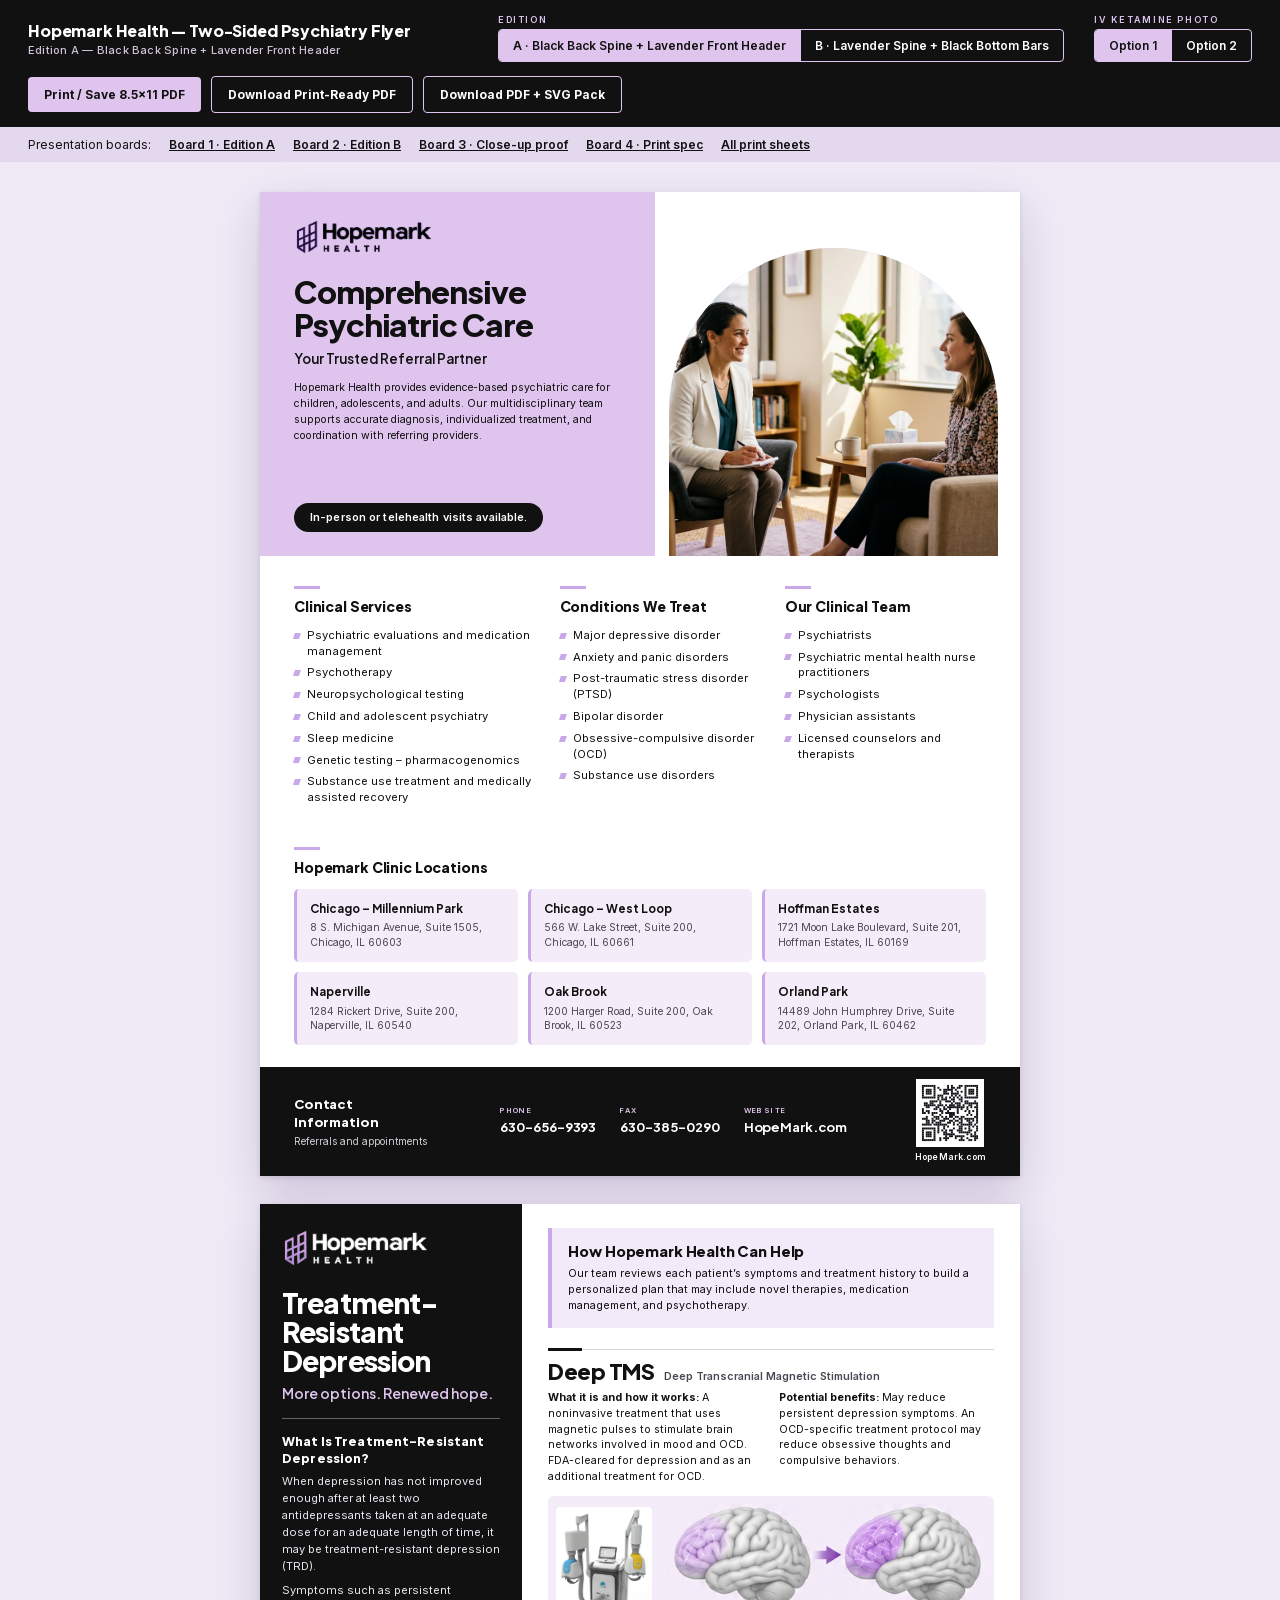
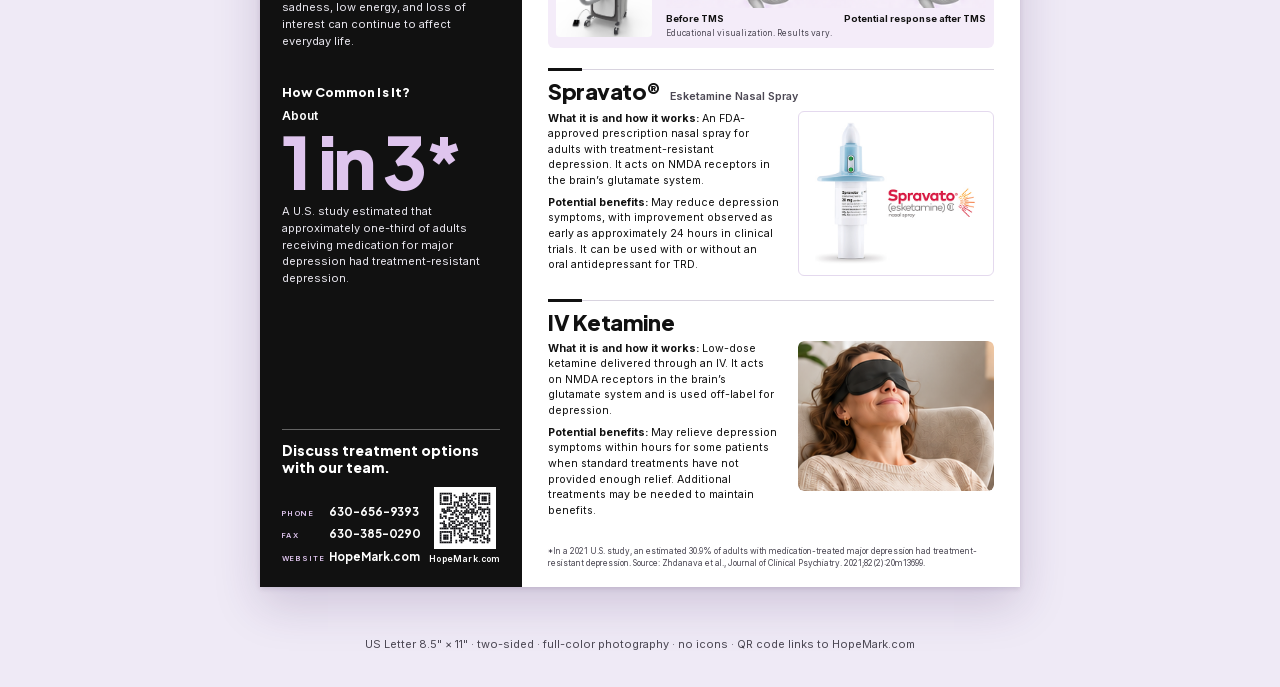
<file: index.html>
<!DOCTYPE html><html lang="en"><head><meta charset="UTF-8"><meta name="viewport" content="width=device-width, initial-scale=1"><title>Hopemark Health – Two-Sided Psychiatry Clinic Flyer (8.5 × 11 Print-Ready)</title><style>
@import url('assets/fonts/fonts.css');
.pg{--blk:#111111;--lav:#DFC5EE;--lav2:#C8A8E9;--soft:#F4ECF9;--call:#F3EAF9;--mut:#4B4753;
 position:relative;width:760px;aspect-ratio:8.5/11;background:#fff;color:#111;
 font-family:Inter,'Helvetica Neue',Arial,sans-serif;font-size:10px;line-height:1.42;overflow:hidden;
 display:flex;flex-direction:column;-webkit-print-color-adjust:exact;print-color-adjust:exact;text-align:left;
 font-feature-settings:'kern' 1}
.pg *{box-sizing:border-box;margin:0;padding:0}
.pg img{display:block}
.pg h1,.pg h3,.pg h4,.pg h5,.pg .sub,.pg .stat,.pg .pill,.pg .bt1{font-family:'Plus Jakarta Sans',Inter,'Helvetica Neue',Arial,sans-serif}
.pg .bl{list-style:none}
.pg .bl li{position:relative;padding-left:13px;margin-bottom:6px;font-size:11.3px;line-height:1.4}
.pg .bl li::before{content:'';position:absolute;left:0;top:.42em;width:5.5px;height:5.5px;background:var(--lav2);transform:skewX(-18deg)}
.pg h3{font-size:14px;font-weight:800;letter-spacing:-.01em;margin-bottom:11px;padding-top:11px;position:relative}
.pg h3::before{content:'';position:absolute;left:0;top:0;width:26px;height:3.5px;background:var(--lav2)}
/* contact bits */
.pg .cts{display:flex;gap:24px}
.pg .ct{display:flex;flex-direction:column;gap:2px}
.pg .ctl{font-size:7.3px;letter-spacing:.2em;font-weight:600;color:var(--lav)}
.pg .ctv{font-family:'Plus Jakarta Sans',Inter,sans-serif;font-size:13px;font-weight:700;color:#fff;letter-spacing:-.005em;white-space:nowrap}
.pg .cts.stack{flex-direction:column;gap:6px}
.pg .cts.stack .ct{flex-direction:row;align-items:baseline;gap:9px}
.pg .cts.stack .ctl{width:44px;flex:0 0 44px}
.pg .cts.stack .ctv{font-size:11.5px}
.pg .qr{display:flex;flex-direction:column;align-items:center;gap:4px;flex:0 0 auto}
.pg .qrb{background:#fff;padding:4px;width:68px;height:68px}
.pg .qrb img{width:100%;height:100%}
.pg .qr.sm .qrb{width:62px;height:62px}
.pg .qrt{font-size:8.6px;font-weight:600;color:#fff;letter-spacing:.02em}
.pg .bar{background:var(--blk);color:#fff;display:flex;align-items:center;justify-content:space-between;gap:20px;padding:0 34px}
.pg .bt1{font-size:13px;font-weight:800;letter-spacing:-.01em;color:#fff}
.pg .bt2{font-size:10px;color:#cfcfd6;margin-top:2px}
.pg .logo{height:36px;width:auto;align-self:flex-start}
.pg .sub{font-weight:600}
.pg .pill{background:var(--blk);color:#fff;border-radius:99px;padding:7px 16px;font-size:10.8px;font-weight:600;align-self:flex-start;letter-spacing:.01em;font-family:Inter,sans-serif!important}
.pg .intro{font-size:10.6px;line-height:1.5}
/* modules (shared back) */
.pg .callout{background:var(--call);padding:13px 16px 14px;border-left:4px solid var(--lav2)}
.pg .callout h5{font-size:14.5px;font-weight:800;letter-spacing:-.01em;margin-bottom:4px}
.pg .callout p{font-size:10.9px;line-height:1.48}
.pg .mod{position:relative;padding-top:10px;border-top:1px solid #d8d3df}
.pg .mod::before{content:'';position:absolute;left:0;top:-2px;width:34px;height:3px;background:var(--blk)}
.pg .mh{display:flex;align-items:baseline;gap:10px;margin-bottom:6px;flex-wrap:wrap}
.pg .mh h4{font-size:22px;font-weight:800;letter-spacing:-.025em;line-height:1.05}
.pg .ms{font-size:10.8px;font-weight:600;color:var(--mut)}
.pg .mod p{font-size:10.7px;line-height:1.46;margin-bottom:6px}
.pg .mod p b{font-weight:700}
.pg .m2c{display:grid;grid-template-columns:1fr 1fr;gap:16px}
.pg .mrow{display:grid;grid-template-columns:1fr 196px;gap:18px;align-items:start}
.pg .vcard{background:var(--soft);border-radius:6px;padding:8px}
.pg .vcard img{width:100%}
.pg .sprc{background:#fff;border:1px solid #e4d9ee;padding:4px}
.pg .ketc{padding:0;background:#fff;overflow:hidden}
.pg .ketc .kph{width:100%;height:150px;object-fit:cover;object-position:50% 40%;border-radius:6px}
.pg .tmsc{display:flex;gap:14px;align-items:center;margin-top:6px}
.pg .tmsph{flex:0 0 96px;background:#fff;border-radius:4px;overflow:hidden}
.pg .tmsph img{width:100%}
.pg .brw{flex:1}
.pg .brw img{width:100%;border-radius:3px}
.pg .brl{display:flex;justify-content:space-between;font-size:9.2px;font-weight:700;margin-top:4px;color:#111;gap:8px}
.pg .brc{font-size:8.4px;color:var(--mut);margin-top:3px}
.pg .fn{font-size:8.2px;line-height:1.4;color:var(--mut)}
/* sidebar (shared) */
.pg .sp .sec h5{font-size:12.6px;font-weight:800;letter-spacing:.01em;margin-bottom:5px}
.pg .sp .sec p{font-size:11.1px;line-height:1.52;margin-bottom:8px}
.pg .sp h1{font-size:28px;line-height:1.05;font-weight:800;letter-spacing:-.03em}
.pg .sp .sub{font-size:14px}
.pg .sp .about{font-size:12px;font-weight:600}
.pg .sp .stat{font-size:72px;font-weight:800;letter-spacing:-.045em;line-height:1;margin:1px 0 6px}
.pg .sp hr{border:0;height:1px}

/* ============ EDITION A ============ */
.fa .hero{flex:0 0 37%;display:grid;grid-template-columns:52% 48%}
.fa .hero-l{background:#DFC5EE;padding:28px 28px 24px 34px;display:flex;flex-direction:column}
.fa .hero h1{font-size:31px;line-height:1.05;font-weight:800;letter-spacing:-.035em;margin-top:20px}
.fa .hero .sub{font-size:13.5px;margin-top:8px}
.fa .hero .intro{margin-top:12px}
.fa .hero .pill{margin-top:auto}
.fa .hero-r{background:#fff;padding:56px 22px 0 14px;display:flex;align-items:flex-end}
.fa .arch{width:100%;height:100%;border-radius:999px 999px 0 0;overflow:hidden;background:var(--lav)}
.fa .arch img{width:100%;height:100%;object-fit:cover;object-position:60% 40%}
.fa .grid3{flex:1;display:grid;grid-template-columns:1.2fr 1fr 1fr;gap:24px;padding:30px 34px 0}
.fa .locs{padding:0 34px 22px}
.fa .lgrid{display:grid;grid-template-columns:repeat(3,1fr);gap:10px}
.fa .lc{background:var(--soft);border-radius:5px;padding:12px 13px 13px;border-left:3px solid var(--lav2)}
.pg .ln{font-size:11.6px;font-weight:700;font-family:'Plus Jakarta Sans',Inter,sans-serif}
.pg .la{font-size:10.3px;color:var(--mut);line-height:1.4;margin-top:3px}
.fa .bar{flex:0 0 11%}
.fa .bar-t{flex:0 0 138px}

.ba{flex-direction:row}
.ba .sp{flex:0 0 34%;background:var(--blk);color:#fff;padding:26px 22px 22px;display:flex;flex-direction:column;gap:0}
.ba .sp .logo{height:38px;margin-bottom:20px}
.ba .sp .sub{color:var(--lav);margin-top:8px}
.ba .sp hr{background:rgba(255,255,255,.35);margin:14px 0 14px}
.ba .sp .sec{margin-bottom:26px}
.ba .sp .sec h5{color:#fff}
.ba .sp .sec p{color:#e8e6ee}
.ba .sp .stat{color:var(--lav)}
.ba .sp .about{color:#fff}
.ba .sp-bot{margin-top:auto;border-top:1px solid rgba(255,255,255,.35);padding-top:12px}
.ba .disc{font-family:'Plus Jakarta Sans',Inter,sans-serif;font-size:14px;font-weight:800;line-height:1.25;margin-bottom:10px}
.ba .sp-cq{display:flex;justify-content:space-between;align-items:flex-end;gap:8px}
.ba .sp-cq .ctv{font-size:11px}
.ba .sp-cq .cts.stack .ctl{width:38px;flex-basis:38px}
.ba .mn{flex:1;padding:24px 26px 18px;display:flex;flex-direction:column;justify-content:space-between;gap:12px;min-width:0}
.ba .mn .m-tms{flex:0 0 auto}

/* ============ EDITION B ============ */
.fb .fb-top,.bb .bb-top{flex:1;display:flex;min-height:0}
.fb .sp,.bb .sp{flex:0 0 34%;background:#DFC5EE;padding:26px 22px 20px;display:flex;flex-direction:column}
.fb .sp .logo{height:40px;margin-bottom:26px}
.fb .sp .sec{margin-bottom:26px}
.fb .sp h3::before{background:#111}
.fb .sp .bl li::before{background:#111}
.fb .sp .sec:last-child,.bb .sp .sec:last-child{margin-top:auto;margin-bottom:6px}
.fb .llist{display:flex;flex-direction:column;gap:13px}
.fb .ll{border-top:1px solid rgba(17,17,17,.28);padding-top:8px}
.fb .ll .la{color:#2c2634}
.fb .mn{flex:1;padding:30px 28px 18px;display:flex;flex-direction:column;min-width:0}
.fb h1{font-size:33px;line-height:1.04;font-weight:800;letter-spacing:-.035em}
.fb .mn .sub{font-size:14px;margin-top:9px}
.fb .mn .intro{margin-top:12px}
.fb .mn .pill{margin-top:14px}
.fb .ph{margin:18px 0 18px;border-radius:200px 200px 6px 6px;overflow:hidden;flex:1;min-height:300px;background:var(--lav)}
.fb .ph img{width:100%;height:100%;object-fit:cover;object-position:60% 35%}
.fb .two{display:grid;grid-template-columns:1fr 1fr;gap:20px}
.fb .bar,.bb .bar{flex:0 0 10.4%}
.fb .bar-t{flex:0 0 132px}

.bb .sp .logo{height:38px;margin-bottom:20px}
.bb .sp h1{color:#111}
.bb .sp .sub{margin-top:8px;color:#111}
.bb .sp hr{background:#111;opacity:.45;margin:14px 0}
.bb .sp .sec{margin-bottom:26px}
.bb .sp .sec p{color:#1c1823}
.bb .sp .stat{color:#111}
.bb .mn{flex:1;padding:20px 26px 8px;display:flex;flex-direction:column;justify-content:space-between;gap:10px;min-width:0}
.bb .fn{padding:6px 24px 8px}
.bb .bar{flex:0 0 9%}
.bb .bar-t{flex:0 0 180px}
.bb .bar .bt1{font-size:12.5px;line-height:1.25}
.bb .cts{gap:22px}
.bb .ctv{font-size:12.5px}
.k2{display:block}
[data-ket="1"] .k2{display:none!important}
[data-ket="2"] .k1{display:none!important}

html,body{margin:0;padding:0;background:#EFEAF6;font-family:Inter,Arial,sans-serif;color:#111}
.sheet{width:760px;box-shadow:0 2px 5px rgba(40,20,60,.12),0 18px 44px rgba(60,30,90,.18);background:#fff}
@page{size:8.5in 11in;margin:0}
@media print{
 html,body{background:#fff;width:auto;height:auto}
 .noprint{display:none!important}
 .stage{display:block!important;padding:0!important;gap:0!important}
 .sheet{width:8.5in;height:11in;overflow:hidden;box-shadow:none;break-after:page;page-break-after:always}
 .sheet:last-child{break-after:auto;page-break-after:auto}
 .sheet .pg{transform:scale(1.073684);transform-origin:0 0}
}

[data-ed="A"] .ed-B{display:none!important}
[data-ed="B"] .ed-A{display:none!important}
.ed{display:contents}

body{min-height:100vh}
.tb{position:sticky;top:0;z-index:10;background:#111;color:#fff;padding:14px 28px;display:flex;flex-wrap:wrap;gap:14px 30px;align-items:center}
.tb .ttl{font-family:'Plus Jakarta Sans',Inter,sans-serif;font-weight:800;font-size:16px;letter-spacing:-.01em;margin-right:auto}
.tb .ttl small{display:block;font-family:Inter,sans-serif;font-weight:500;font-size:11px;color:#cfc4da;letter-spacing:.02em;margin-top:2px}
.grp{display:flex;flex-direction:column;gap:4px}
.grp label{font-size:9px;letter-spacing:.18em;font-weight:600;color:#DFC5EE}
.seg{display:flex;border:1px solid #DFC5EE;border-radius:4px;overflow:hidden}
.seg button{background:transparent;color:#fff;border:0;padding:8px 14px;font:600 12px Inter,sans-serif;cursor:pointer}
.seg button+button{border-left:1px solid #DFC5EE}
.seg button.on{background:#DFC5EE;color:#111}
.act{display:flex;gap:10px;align-items:center}
.btn{background:#DFC5EE;color:#111;border:0;border-radius:4px;padding:10px 16px;font:700 12px Inter,sans-serif;cursor:pointer;text-decoration:none;display:inline-block}
.btn.ghost{background:transparent;color:#fff;border:1px solid #DFC5EE}
.nav{padding:10px 28px;background:#E3D8EE;font-size:12px;display:flex;gap:18px;flex-wrap:wrap}
.nav a{color:#111;font-weight:600}
.stage{display:flex;flex-wrap:wrap;gap:28px;justify-content:center;padding:30px 20px 50px}
.note{text-align:center;font-size:11px;color:#4B4753;padding:0 20px 36px}
</style></head><body id="root" data-ed="A"><div class="tb noprint"><div class="ttl">Hopemark Health — Two-Sided Psychiatry Flyer<small id="edlabel"></small></div><div class="grp"><label>EDITION</label><div class="seg"><button data-set="ed" data-val="A">A · Black Back Spine + Lavender Front Header</button><button data-set="ed" data-val="B">B · Lavender Spine + Black Bottom Bars</button></div></div><div class="grp"><label>IV KETAMINE PHOTO</label><div class="seg"><button data-set="ket" data-val="1">Option 1</button><button data-set="ket" data-val="2">Option 2</button></div></div><div class="act"><button class="btn" id="printbtn">Print / Save 8.5×11 PDF</button><a class="btn ghost" id="dlpdf" href="downloads/hopemark-flyer-edition-A-ketamine-option-1.pdf">Download Print-Ready PDF</a><a class="btn ghost" href="downloads/hopemark-print-pack.zip">Download PDF + SVG Pack</a></div></div><div class="nav noprint"><span>Presentation boards:</span><a href="board1.html">Board 1 · Edition A</a><a href="board2.html">Board 2 · Edition B</a><a href="board3.html">Board 3 · Close-up proof</a><a href="board4.html">Board 4 · Print spec</a><a href="print_sheets.html">All print sheets</a></div><div class="stage" id="stage" data-ket="1"><div class="ed ed-A"><div class="sheet">
<section class="pg fa" data-page="front-A">
  <div class="hero">
    <div class="hero-l">
      <img class="logo" src="assets/processed/logo_horizontal_dark_h.png" alt="Hopemark Health">
      <h1>Comprehensive Psychiatric Care</h1>
      <div class="sub">Your Trusted Referral Partner</div>
      <p class="intro">Hopemark Health provides evidence-based psychiatric care for children, adolescents, and adults. Our multidisciplinary team supports accurate diagnosis, individualized treatment, and coordination with referring providers.</p>
      <div class="pill">In-person or telehealth visits available.</div>
    </div>
    <div class="hero-r"><div class="arch"><img src="assets/processed/consultation_color.jpg" alt="Psychiatrist and patient in consultation"></div></div>
  </div>
  <div class="grid3">
    <div class="col"><h3>Clinical Services</h3><ul class="bl"><li>Psychiatric evaluations and medication management</li><li>Psychotherapy</li><li>Neuropsychological testing</li><li>Child and adolescent psychiatry</li><li>Sleep medicine</li><li>Genetic testing – pharmacogenomics</li><li>Substance use treatment and medically assisted recovery</li></ul></div>
    <div class="col"><h3>Conditions We Treat</h3><ul class="bl"><li>Major depressive disorder</li><li>Anxiety and panic disorders</li><li>Post-traumatic stress disorder (PTSD)</li><li>Bipolar disorder</li><li>Obsessive-compulsive disorder (OCD)</li><li>Substance use disorders</li></ul></div>
    <div class="col"><h3>Our Clinical Team</h3><ul class="bl"><li>Psychiatrists</li><li>Psychiatric mental health nurse practitioners</li><li>Psychologists</li><li>Physician assistants</li><li>Licensed counselors and therapists</li></ul></div>
  </div>
  <div class="locs"><h3>Hopemark Clinic Locations</h3><div class="lgrid"><div class="lc"><div class="ln">Chicago – Millennium Park</div><div class="la">8 S. Michigan Avenue, Suite 1505, Chicago, IL 60603</div></div><div class="lc"><div class="ln">Chicago – West Loop</div><div class="la">566 W. Lake Street, Suite 200, Chicago, IL 60661</div></div><div class="lc"><div class="ln">Hoffman Estates</div><div class="la">1721 Moon Lake Boulevard, Suite 201, Hoffman Estates, IL 60169</div></div><div class="lc"><div class="ln">Naperville</div><div class="la">1284 Rickert Drive, Suite 200, Naperville, IL 60540</div></div><div class="lc"><div class="ln">Oak Brook</div><div class="la">1200 Harger Road, Suite 200, Oak Brook, IL 60523</div></div><div class="lc"><div class="ln">Orland Park</div><div class="la">14489 John Humphrey Drive, Suite 202, Orland Park, IL 60462</div></div></div></div>
  <div class="bar">
    <div class="bar-t"><div class="bt1">Contact Information</div><div class="bt2">Referrals and appointments</div></div>
    <div class="cts "><div class="ct"><span class="ctl">PHONE</span><span class="ctv">630-656-9393</span></div><div class="ct"><span class="ctl">FAX</span><span class="ctv">630-385-0290</span></div><div class="ct"><span class="ctl">WEBSITE</span><span class="ctv">HopeMark.com</span></div></div>
    <div class="qr "><div class="qrb"><img src="assets/processed/qr_hopemark.svg" alt="QR code for HopeMark.com"></div><div class="qrt">HopeMark.com</div></div>
  </div>
</section></div><div class="sheet">
<section class="pg ba" data-page="back-A">
  <aside class="sp">
    <img class="logo" src="assets/processed/logo_horizontal_white.png" alt="Hopemark Health">
    <h1>Treatment-Resistant Depression</h1>
    <div class="sub">More options. Renewed hope.</div>
    <hr>
    <div class="sec"><h5>What Is Treatment-Resistant Depression?</h5><p>When depression has not improved enough after at least two antidepressants taken at an adequate dose for an adequate length of time, it may be treatment-resistant depression (TRD).</p><p>Symptoms such as persistent sadness, low energy, and loss of interest can continue to affect everyday life.</p></div>
    <div class="sec"><h5>How Common Is It?</h5><div class="about">About</div><div class="stat">1 in 3*</div><p>A U.S. study estimated that approximately one-third of adults receiving medication for major depression had treatment-resistant depression.</p></div>
    <div class="sp-bot">
      <div class="disc">Discuss treatment options with our team.</div>
      <div class="sp-cq"><div class="cts stack"><div class="ct"><span class="ctl">PHONE</span><span class="ctv">630-656-9393</span></div><div class="ct"><span class="ctl">FAX</span><span class="ctv">630-385-0290</span></div><div class="ct"><span class="ctl">WEBSITE</span><span class="ctv">HopeMark.com</span></div></div><div class="qr sm"><div class="qrb"><img src="assets/processed/qr_hopemark.svg" alt="QR code for HopeMark.com"></div><div class="qrt">HopeMark.com</div></div></div>
    </div>
  </aside>
  <div class="mn">
    <div class="callout"><h5>How Hopemark Health Can Help</h5><p>Our team reviews each patient’s symptoms and treatment history to build a personalized plan that may include novel therapies, medication management, and psychotherapy.</p></div>
    
<div class="mod m-tms">
  <div class="mh"><h4>Deep TMS</h4><div class="ms">Deep Transcranial Magnetic Stimulation</div></div>
  <div class="m2c">
    <p><b>What it is and how it works:</b> A noninvasive treatment that uses magnetic pulses to stimulate brain networks involved in mood and OCD. FDA-cleared for depression and as an additional treatment for OCD.</p>
    <p><b>Potential benefits:</b> May reduce persistent depression symptoms. An OCD-specific treatment protocol may reduce obsessive thoughts and compulsive behaviors.</p>
  </div>
  <div class="vcard tmsc">
    <div class="tmsph"><img src="assets/brainsway_tms.jpg" alt="BrainsWay Deep TMS device"></div>
    <div class="brw">
      <img src="assets/processed/brains_pair_clean.png" alt="Brain scan pair">
      <div class="brl"><span>Before TMS</span><span>Potential response after TMS</span></div>
      <div class="brc">Educational visualization. Results vary.</div>
    </div>
  </div>
</div>
<div class="mod m-spr">
  <div class="mh"><h4>Spravato®</h4><div class="ms">Esketamine Nasal Spray</div></div>
  <div class="mrow">
    <div class="mtx">
      <p><b>What it is and how it works:</b> An FDA-approved prescription nasal spray for adults with treatment-resistant depression. It acts on NMDA receptors in the brain’s glutamate system.</p>
      <p><b>Potential benefits:</b> May reduce depression symptoms, with improvement observed as early as approximately 24 hours in clinical trials. It can be used with or without an oral antidepressant for TRD.</p>
    </div>
    <div class="vcard sprc"><img src="assets/spravato.jpg" alt="Spravato nasal spray applicator and logo"></div>
  </div>
</div>
<div class="mod m-ket">
  <div class="mh"><h4>IV Ketamine</h4></div>
  <div class="mrow">
    <div class="mtx">
      <p><b>What it is and how it works:</b> Low-dose ketamine delivered through an IV. It acts on NMDA receptors in the brain’s glutamate system and is used off-label for depression.</p>
      <p><b>Potential benefits:</b> May relieve depression symptoms within hours for some patients when standard treatments have not provided enough relief. Additional treatments may be needed to maintain benefits.</p>
    </div>
    <div class="vcard ketc"><img class="k1 kph" src="assets/processed/ketamine_official_color.png" alt="Woman resting comfortably in a chair with an eye mask"><img class="k2 kph" src="assets/processed/ketamine_patient_color.jpg" alt="Woman resting comfortably in a recliner with an eye mask"></div>
  </div>
</div>
    <div class="fn">*In a 2021 U.S. study, an estimated 30.9% of adults with medication-treated major depression had treatment-resistant depression. Source: Zhdanava et al., Journal of Clinical Psychiatry. 2021;82(2):20m13699.</div>
  </div>
</section></div></div><div class="ed ed-B"><div class="sheet">
<section class="pg fb" data-page="front-B">
  <div class="fb-top">
    <aside class="sp">
      <img class="logo" src="assets/processed/logo_horizontal_dark_h.png" alt="Hopemark Health">
      <div class="sec"><h3>Hopemark Clinic Locations</h3><div class="llist"><div class="ll"><div class="ln">Chicago – Millennium Park</div><div class="la">8 S. Michigan Avenue, Suite 1505, Chicago, IL 60603</div></div><div class="ll"><div class="ln">Chicago – West Loop</div><div class="la">566 W. Lake Street, Suite 200, Chicago, IL 60661</div></div><div class="ll"><div class="ln">Hoffman Estates</div><div class="la">1721 Moon Lake Boulevard, Suite 201, Hoffman Estates, IL 60169</div></div><div class="ll"><div class="ln">Naperville</div><div class="la">1284 Rickert Drive, Suite 200, Naperville, IL 60540</div></div><div class="ll"><div class="ln">Oak Brook</div><div class="la">1200 Harger Road, Suite 200, Oak Brook, IL 60523</div></div><div class="ll"><div class="ln">Orland Park</div><div class="la">14489 John Humphrey Drive, Suite 202, Orland Park, IL 60462</div></div></div></div>
      <div class="sec"><h3>Our Clinical Team</h3><ul class="bl"><li>Psychiatrists</li><li>Psychiatric mental health nurse practitioners</li><li>Psychologists</li><li>Physician assistants</li><li>Licensed counselors and therapists</li></ul></div>
    </aside>
    <div class="mn">
      <h1>Comprehensive Psychiatric Care</h1>
      <div class="sub">Your Trusted Referral Partner</div>
      <p class="intro">Hopemark Health provides evidence-based psychiatric care for children, adolescents, and adults. Our multidisciplinary team supports accurate diagnosis, individualized treatment, and coordination with referring providers.</p>
      <div class="pill">In-person or telehealth visits available.</div>
      <div class="ph"><img src="assets/processed/consultation_color.jpg" alt="Psychiatrist and patient in consultation"></div>
      <div class="two">
        <div class="col"><h3>Clinical Services</h3><ul class="bl"><li>Psychiatric evaluations and medication management</li><li>Psychotherapy</li><li>Neuropsychological testing</li><li>Child and adolescent psychiatry</li><li>Sleep medicine</li><li>Genetic testing – pharmacogenomics</li><li>Substance use treatment and medically assisted recovery</li></ul></div>
        <div class="col"><h3>Conditions We Treat</h3><ul class="bl"><li>Major depressive disorder</li><li>Anxiety and panic disorders</li><li>Post-traumatic stress disorder (PTSD)</li><li>Bipolar disorder</li><li>Obsessive-compulsive disorder (OCD)</li><li>Substance use disorders</li></ul></div>
      </div>
    </div>
  </div>
  <div class="bar">
    <div class="bar-t"><div class="bt1">Contact Information</div><div class="bt2">Referrals and appointments</div></div>
    <div class="cts "><div class="ct"><span class="ctl">PHONE</span><span class="ctv">630-656-9393</span></div><div class="ct"><span class="ctl">FAX</span><span class="ctv">630-385-0290</span></div><div class="ct"><span class="ctl">WEBSITE</span><span class="ctv">HopeMark.com</span></div></div>
    <div class="qr "><div class="qrb"><img src="assets/processed/qr_hopemark.svg" alt="QR code for HopeMark.com"></div><div class="qrt">HopeMark.com</div></div>
  </div>
</section></div><div class="sheet">
<section class="pg bb" data-page="back-B">
  <div class="bb-top">
    <aside class="sp">
      <img class="logo" src="assets/processed/logo_horizontal_dark_h.png" alt="Hopemark Health">
      <h1>Treatment-Resistant Depression</h1>
      <div class="sub">More options. Renewed hope.</div>
      <hr>
      <div class="sec"><h5>What Is Treatment-Resistant Depression?</h5><p>When depression has not improved enough after at least two antidepressants taken at an adequate dose for an adequate length of time, it may be treatment-resistant depression (TRD).</p><p>Symptoms such as persistent sadness, low energy, and loss of interest can continue to affect everyday life.</p></div>
      <div class="sec"><h5>How Common Is It?</h5><div class="about">About</div><div class="stat">1 in 3*</div><p>A U.S. study estimated that approximately one-third of adults receiving medication for major depression had treatment-resistant depression.</p></div>
    </aside>
    <div class="mn">
      <div class="callout"><h5>How Hopemark Health Can Help</h5><p>Our team reviews each patient’s symptoms and treatment history to build a personalized plan that may include novel therapies, medication management, and psychotherapy.</p></div>
      
<div class="mod m-tms">
  <div class="mh"><h4>Deep TMS</h4><div class="ms">Deep Transcranial Magnetic Stimulation</div></div>
  <div class="m2c">
    <p><b>What it is and how it works:</b> A noninvasive treatment that uses magnetic pulses to stimulate brain networks involved in mood and OCD. FDA-cleared for depression and as an additional treatment for OCD.</p>
    <p><b>Potential benefits:</b> May reduce persistent depression symptoms. An OCD-specific treatment protocol may reduce obsessive thoughts and compulsive behaviors.</p>
  </div>
  <div class="vcard tmsc">
    <div class="tmsph"><img src="assets/brainsway_tms.jpg" alt="BrainsWay Deep TMS device"></div>
    <div class="brw">
      <img src="assets/processed/brains_pair_clean.png" alt="Brain scan pair">
      <div class="brl"><span>Before TMS</span><span>Potential response after TMS</span></div>
      <div class="brc">Educational visualization. Results vary.</div>
    </div>
  </div>
</div>
<div class="mod m-spr">
  <div class="mh"><h4>Spravato®</h4><div class="ms">Esketamine Nasal Spray</div></div>
  <div class="mrow">
    <div class="mtx">
      <p><b>What it is and how it works:</b> An FDA-approved prescription nasal spray for adults with treatment-resistant depression. It acts on NMDA receptors in the brain’s glutamate system.</p>
      <p><b>Potential benefits:</b> May reduce depression symptoms, with improvement observed as early as approximately 24 hours in clinical trials. It can be used with or without an oral antidepressant for TRD.</p>
    </div>
    <div class="vcard sprc"><img src="assets/spravato.jpg" alt="Spravato nasal spray applicator and logo"></div>
  </div>
</div>
<div class="mod m-ket">
  <div class="mh"><h4>IV Ketamine</h4></div>
  <div class="mrow">
    <div class="mtx">
      <p><b>What it is and how it works:</b> Low-dose ketamine delivered through an IV. It acts on NMDA receptors in the brain’s glutamate system and is used off-label for depression.</p>
      <p><b>Potential benefits:</b> May relieve depression symptoms within hours for some patients when standard treatments have not provided enough relief. Additional treatments may be needed to maintain benefits.</p>
    </div>
    <div class="vcard ketc"><img class="k1 kph" src="assets/processed/ketamine_official_color.png" alt="Woman resting comfortably in a chair with an eye mask"><img class="k2 kph" src="assets/processed/ketamine_patient_color.jpg" alt="Woman resting comfortably in a recliner with an eye mask"></div>
  </div>
</div>
    </div>
  </div>
  <div class="fn">*In a 2021 U.S. study, an estimated 30.9% of adults with medication-treated major depression had treatment-resistant depression. Source: Zhdanava et al., Journal of Clinical Psychiatry. 2021;82(2):20m13699.</div>
  <div class="bar">
    <div class="bar-t"><div class="bt1">Discuss treatment options with our team.</div></div>
    <div class="cts "><div class="ct"><span class="ctl">PHONE</span><span class="ctv">630-656-9393</span></div><div class="ct"><span class="ctl">FAX</span><span class="ctv">630-385-0290</span></div><div class="ct"><span class="ctl">WEBSITE</span><span class="ctv">HopeMark.com</span></div></div>
    <div class="qr sm"><div class="qrb"><img src="assets/processed/qr_hopemark.svg" alt="QR code for HopeMark.com"></div><div class="qrt">HopeMark.com</div></div>
  </div>
</section></div></div></div><div class="note noprint">US Letter 8.5&quot; × 11&quot; · two-sided · full-color photography · no icons · QR code links to HopeMark.com</div>
<script>
(function(){
 var root=document.getElementById('root'), st=document.getElementById('stage');
 var ed='A', ket='1';
 function apply(){
  root.setAttribute('data-ed',ed); st.setAttribute('data-ket',ket);
  document.querySelectorAll('[data-set]').forEach(function(b){
   var k=b.getAttribute('data-set'), v=b.getAttribute('data-val');
   b.classList.toggle('on',(k==='ed'?ed:ket)===v);
  });
  var f='downloads/hopemark-flyer-edition-'+ed+'-ketamine-option-'+ket+'.pdf';
  document.getElementById('dlpdf').setAttribute('href',f);
  document.getElementById('dlpdf').setAttribute('download',f.split('/').pop());
  document.getElementById('edlabel').textContent=(ed==='A'?'Edition A — Black Back Spine + Lavender Front Header':'Edition B — Lavender Spine + Black Bottom Bars');
 }
 document.querySelectorAll('[data-set]').forEach(function(b){
  b.addEventListener('click',function(){
   if(b.getAttribute('data-set')==='ed'){ed=b.getAttribute('data-val')} else {ket=b.getAttribute('data-val')}
   apply();
  });
 });
 document.getElementById('printbtn').addEventListener('click',function(){window.print()});
 apply();
})();
</script>
</body></html>
</file>
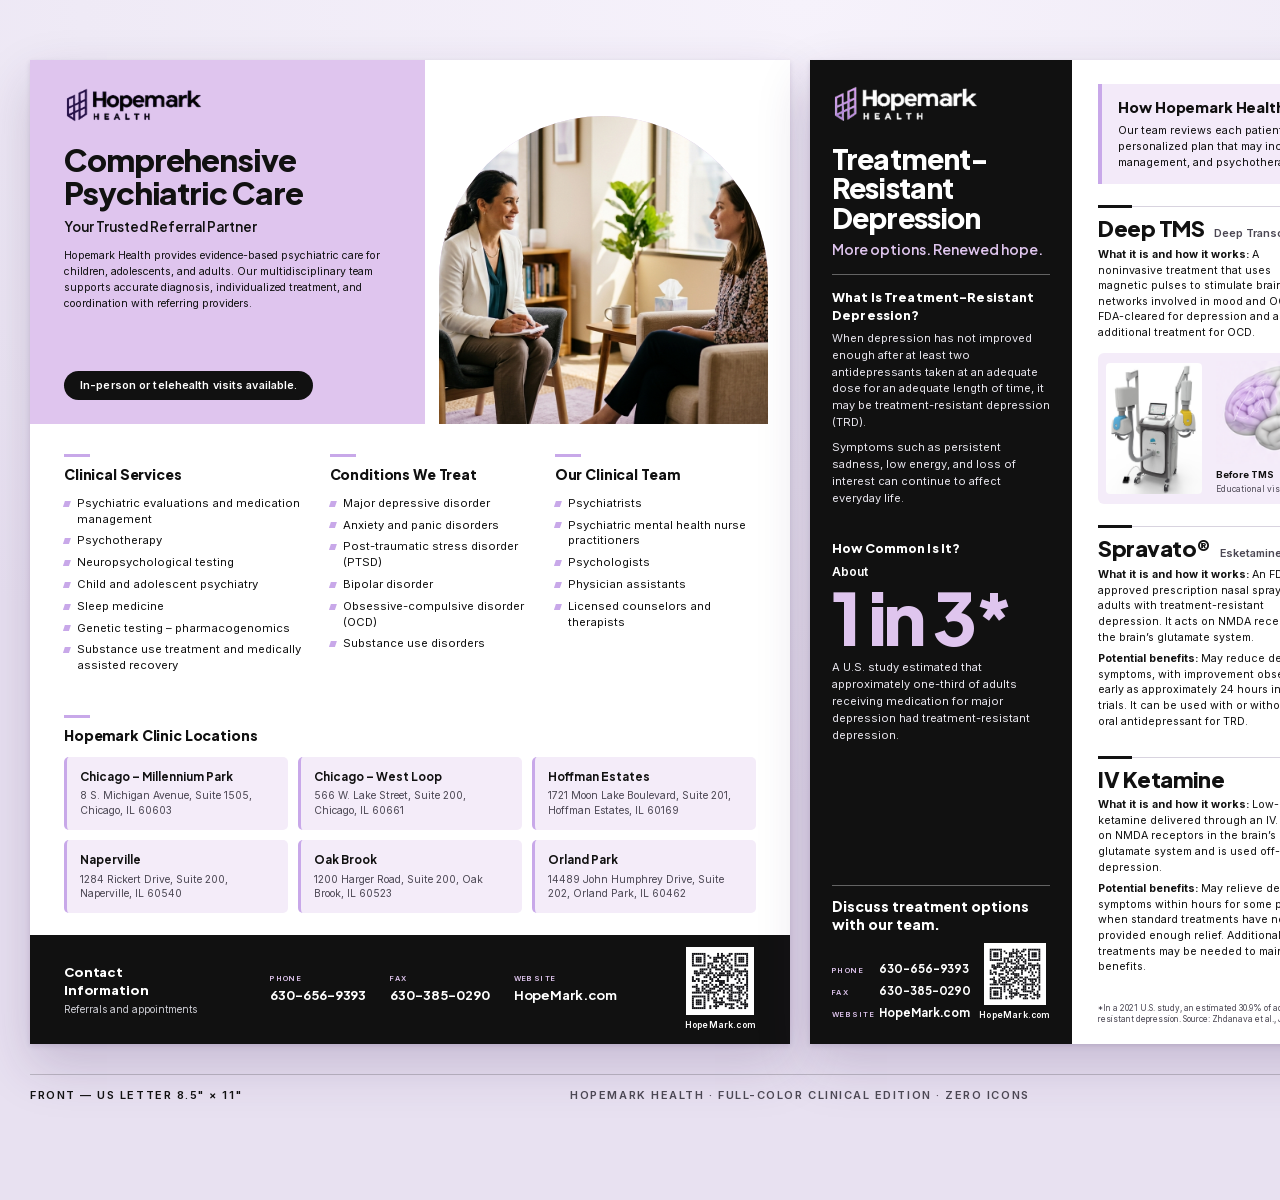
<file: board1.html>
<!DOCTYPE html><html lang="en"><head><meta charset="UTF-8"><meta name="viewport" content="width=device-width, initial-scale=1"><title>Hopemark Health – Two-Sided Flyer – Edition A</title><style>
@import url('assets/fonts/fonts.css');
.pg{--blk:#111111;--lav:#DFC5EE;--lav2:#C8A8E9;--soft:#F4ECF9;--call:#F3EAF9;--mut:#4B4753;
 position:relative;width:760px;aspect-ratio:8.5/11;background:#fff;color:#111;
 font-family:Inter,'Helvetica Neue',Arial,sans-serif;font-size:10px;line-height:1.42;overflow:hidden;
 display:flex;flex-direction:column;-webkit-print-color-adjust:exact;print-color-adjust:exact;text-align:left;
 font-feature-settings:'kern' 1}
.pg *{box-sizing:border-box;margin:0;padding:0}
.pg img{display:block}
.pg h1,.pg h3,.pg h4,.pg h5,.pg .sub,.pg .stat,.pg .pill,.pg .bt1{font-family:'Plus Jakarta Sans',Inter,'Helvetica Neue',Arial,sans-serif}
.pg .bl{list-style:none}
.pg .bl li{position:relative;padding-left:13px;margin-bottom:6px;font-size:11.3px;line-height:1.4}
.pg .bl li::before{content:'';position:absolute;left:0;top:.42em;width:5.5px;height:5.5px;background:var(--lav2);transform:skewX(-18deg)}
.pg h3{font-size:14px;font-weight:800;letter-spacing:-.01em;margin-bottom:11px;padding-top:11px;position:relative}
.pg h3::before{content:'';position:absolute;left:0;top:0;width:26px;height:3.5px;background:var(--lav2)}
/* contact bits */
.pg .cts{display:flex;gap:24px}
.pg .ct{display:flex;flex-direction:column;gap:2px}
.pg .ctl{font-size:7.3px;letter-spacing:.2em;font-weight:600;color:var(--lav)}
.pg .ctv{font-family:'Plus Jakarta Sans',Inter,sans-serif;font-size:13px;font-weight:700;color:#fff;letter-spacing:-.005em;white-space:nowrap}
.pg .cts.stack{flex-direction:column;gap:6px}
.pg .cts.stack .ct{flex-direction:row;align-items:baseline;gap:9px}
.pg .cts.stack .ctl{width:44px;flex:0 0 44px}
.pg .cts.stack .ctv{font-size:11.5px}
.pg .qr{display:flex;flex-direction:column;align-items:center;gap:4px;flex:0 0 auto}
.pg .qrb{background:#fff;padding:4px;width:68px;height:68px}
.pg .qrb img{width:100%;height:100%}
.pg .qr.sm .qrb{width:62px;height:62px}
.pg .qrt{font-size:8.6px;font-weight:600;color:#fff;letter-spacing:.02em}
.pg .bar{background:var(--blk);color:#fff;display:flex;align-items:center;justify-content:space-between;gap:20px;padding:0 34px}
.pg .bt1{font-size:13px;font-weight:800;letter-spacing:-.01em;color:#fff}
.pg .bt2{font-size:10px;color:#cfcfd6;margin-top:2px}
.pg .logo{height:36px;width:auto;align-self:flex-start}
.pg .sub{font-weight:600}
.pg .pill{background:var(--blk);color:#fff;border-radius:99px;padding:7px 16px;font-size:10.8px;font-weight:600;align-self:flex-start;letter-spacing:.01em;font-family:Inter,sans-serif!important}
.pg .intro{font-size:10.6px;line-height:1.5}
/* modules (shared back) */
.pg .callout{background:var(--call);padding:13px 16px 14px;border-left:4px solid var(--lav2)}
.pg .callout h5{font-size:14.5px;font-weight:800;letter-spacing:-.01em;margin-bottom:4px}
.pg .callout p{font-size:10.9px;line-height:1.48}
.pg .mod{position:relative;padding-top:10px;border-top:1px solid #d8d3df}
.pg .mod::before{content:'';position:absolute;left:0;top:-2px;width:34px;height:3px;background:var(--blk)}
.pg .mh{display:flex;align-items:baseline;gap:10px;margin-bottom:6px;flex-wrap:wrap}
.pg .mh h4{font-size:22px;font-weight:800;letter-spacing:-.025em;line-height:1.05}
.pg .ms{font-size:10.8px;font-weight:600;color:var(--mut)}
.pg .mod p{font-size:10.7px;line-height:1.46;margin-bottom:6px}
.pg .mod p b{font-weight:700}
.pg .m2c{display:grid;grid-template-columns:1fr 1fr;gap:16px}
.pg .mrow{display:grid;grid-template-columns:1fr 196px;gap:18px;align-items:start}
.pg .vcard{background:var(--soft);border-radius:6px;padding:8px}
.pg .vcard img{width:100%}
.pg .sprc{background:#fff;border:1px solid #e4d9ee;padding:4px}
.pg .ketc{padding:0;background:#fff;overflow:hidden}
.pg .ketc .kph{width:100%;height:150px;object-fit:cover;object-position:50% 40%;border-radius:6px}
.pg .tmsc{display:flex;gap:14px;align-items:center;margin-top:6px}
.pg .tmsph{flex:0 0 96px;background:#fff;border-radius:4px;overflow:hidden}
.pg .tmsph img{width:100%}
.pg .brw{flex:1}
.pg .brw img{width:100%;border-radius:3px}
.pg .brl{display:flex;justify-content:space-between;font-size:9.2px;font-weight:700;margin-top:4px;color:#111;gap:8px}
.pg .brc{font-size:8.4px;color:var(--mut);margin-top:3px}
.pg .fn{font-size:8.2px;line-height:1.4;color:var(--mut)}
/* sidebar (shared) */
.pg .sp .sec h5{font-size:12.6px;font-weight:800;letter-spacing:.01em;margin-bottom:5px}
.pg .sp .sec p{font-size:11.1px;line-height:1.52;margin-bottom:8px}
.pg .sp h1{font-size:28px;line-height:1.05;font-weight:800;letter-spacing:-.03em}
.pg .sp .sub{font-size:14px}
.pg .sp .about{font-size:12px;font-weight:600}
.pg .sp .stat{font-size:72px;font-weight:800;letter-spacing:-.045em;line-height:1;margin:1px 0 6px}
.pg .sp hr{border:0;height:1px}

/* ============ EDITION A ============ */
.fa .hero{flex:0 0 37%;display:grid;grid-template-columns:52% 48%}
.fa .hero-l{background:#DFC5EE;padding:28px 28px 24px 34px;display:flex;flex-direction:column}
.fa .hero h1{font-size:31px;line-height:1.05;font-weight:800;letter-spacing:-.035em;margin-top:20px}
.fa .hero .sub{font-size:13.5px;margin-top:8px}
.fa .hero .intro{margin-top:12px}
.fa .hero .pill{margin-top:auto}
.fa .hero-r{background:#fff;padding:56px 22px 0 14px;display:flex;align-items:flex-end}
.fa .arch{width:100%;height:100%;border-radius:999px 999px 0 0;overflow:hidden;background:var(--lav)}
.fa .arch img{width:100%;height:100%;object-fit:cover;object-position:60% 40%}
.fa .grid3{flex:1;display:grid;grid-template-columns:1.2fr 1fr 1fr;gap:24px;padding:30px 34px 0}
.fa .locs{padding:0 34px 22px}
.fa .lgrid{display:grid;grid-template-columns:repeat(3,1fr);gap:10px}
.fa .lc{background:var(--soft);border-radius:5px;padding:12px 13px 13px;border-left:3px solid var(--lav2)}
.pg .ln{font-size:11.6px;font-weight:700;font-family:'Plus Jakarta Sans',Inter,sans-serif}
.pg .la{font-size:10.3px;color:var(--mut);line-height:1.4;margin-top:3px}
.fa .bar{flex:0 0 11%}
.fa .bar-t{flex:0 0 138px}

.ba{flex-direction:row}
.ba .sp{flex:0 0 34%;background:var(--blk);color:#fff;padding:26px 22px 22px;display:flex;flex-direction:column;gap:0}
.ba .sp .logo{height:38px;margin-bottom:20px}
.ba .sp .sub{color:var(--lav);margin-top:8px}
.ba .sp hr{background:rgba(255,255,255,.35);margin:14px 0 14px}
.ba .sp .sec{margin-bottom:26px}
.ba .sp .sec h5{color:#fff}
.ba .sp .sec p{color:#e8e6ee}
.ba .sp .stat{color:var(--lav)}
.ba .sp .about{color:#fff}
.ba .sp-bot{margin-top:auto;border-top:1px solid rgba(255,255,255,.35);padding-top:12px}
.ba .disc{font-family:'Plus Jakarta Sans',Inter,sans-serif;font-size:14px;font-weight:800;line-height:1.25;margin-bottom:10px}
.ba .sp-cq{display:flex;justify-content:space-between;align-items:flex-end;gap:8px}
.ba .sp-cq .ctv{font-size:11px}
.ba .sp-cq .cts.stack .ctl{width:38px;flex-basis:38px}
.ba .mn{flex:1;padding:24px 26px 18px;display:flex;flex-direction:column;justify-content:space-between;gap:12px;min-width:0}
.ba .mn .m-tms{flex:0 0 auto}

/* ============ EDITION B ============ */
.fb .fb-top,.bb .bb-top{flex:1;display:flex;min-height:0}
.fb .sp,.bb .sp{flex:0 0 34%;background:#DFC5EE;padding:26px 22px 20px;display:flex;flex-direction:column}
.fb .sp .logo{height:40px;margin-bottom:26px}
.fb .sp .sec{margin-bottom:26px}
.fb .sp h3::before{background:#111}
.fb .sp .bl li::before{background:#111}
.fb .sp .sec:last-child,.bb .sp .sec:last-child{margin-top:auto;margin-bottom:6px}
.fb .llist{display:flex;flex-direction:column;gap:13px}
.fb .ll{border-top:1px solid rgba(17,17,17,.28);padding-top:8px}
.fb .ll .la{color:#2c2634}
.fb .mn{flex:1;padding:30px 28px 18px;display:flex;flex-direction:column;min-width:0}
.fb h1{font-size:33px;line-height:1.04;font-weight:800;letter-spacing:-.035em}
.fb .mn .sub{font-size:14px;margin-top:9px}
.fb .mn .intro{margin-top:12px}
.fb .mn .pill{margin-top:14px}
.fb .ph{margin:18px 0 18px;border-radius:200px 200px 6px 6px;overflow:hidden;flex:1;min-height:300px;background:var(--lav)}
.fb .ph img{width:100%;height:100%;object-fit:cover;object-position:60% 35%}
.fb .two{display:grid;grid-template-columns:1fr 1fr;gap:20px}
.fb .bar,.bb .bar{flex:0 0 10.4%}
.fb .bar-t{flex:0 0 132px}

.bb .sp .logo{height:38px;margin-bottom:20px}
.bb .sp h1{color:#111}
.bb .sp .sub{margin-top:8px;color:#111}
.bb .sp hr{background:#111;opacity:.45;margin:14px 0}
.bb .sp .sec{margin-bottom:26px}
.bb .sp .sec p{color:#1c1823}
.bb .sp .stat{color:#111}
.bb .mn{flex:1;padding:20px 26px 8px;display:flex;flex-direction:column;justify-content:space-between;gap:10px;min-width:0}
.bb .fn{padding:6px 24px 8px}
.bb .bar{flex:0 0 9%}
.bb .bar-t{flex:0 0 180px}
.bb .bar .bt1{font-size:12.5px;line-height:1.25}
.bb .cts{gap:22px}
.bb .ctv{font-size:12.5px}
.k2{display:block}
[data-ket="1"] .k2{display:none!important}
[data-ket="2"] .k1{display:none!important}

html,body{margin:0;padding:0;width:1600px;height:1200px;overflow:hidden;background:#EFEAF6}
body{position:relative;font-family:Inter,'Helvetica Neue',Arial,sans-serif;color:#111;
 background:radial-gradient(1200px 800px at 50% 0%,#F6F2FB 0%,#EFEAF6 60%,#E8E1F1 100%)}
.pgw{position:absolute;box-shadow:0 2px 5px rgba(40,20,60,.12),0 22px 50px rgba(60,30,90,.20)}
.cap{position:absolute;left:30px;right:30px;display:grid;grid-template-columns:1fr auto 1fr;align-items:center;
 border-top:1px solid rgba(17,17,17,.2);padding-top:13px}
.cap span{font-size:11px;letter-spacing:.14em;font-weight:600;color:#111}
.cap .c1{text-align:left}.cap .c2{text-align:center;color:#4B4753}.cap .c3{text-align:right}
</style></head><body><div class="pgw" style="left:30px;top:60px">
<section class="pg fa" data-page="front-A">
  <div class="hero">
    <div class="hero-l">
      <img class="logo" src="assets/processed/logo_horizontal_dark_h.png" alt="Hopemark Health">
      <h1>Comprehensive Psychiatric Care</h1>
      <div class="sub">Your Trusted Referral Partner</div>
      <p class="intro">Hopemark Health provides evidence-based psychiatric care for children, adolescents, and adults. Our multidisciplinary team supports accurate diagnosis, individualized treatment, and coordination with referring providers.</p>
      <div class="pill">In-person or telehealth visits available.</div>
    </div>
    <div class="hero-r"><div class="arch"><img src="assets/processed/consultation_color.jpg" alt="Psychiatrist and patient in consultation"></div></div>
  </div>
  <div class="grid3">
    <div class="col"><h3>Clinical Services</h3><ul class="bl"><li>Psychiatric evaluations and medication management</li><li>Psychotherapy</li><li>Neuropsychological testing</li><li>Child and adolescent psychiatry</li><li>Sleep medicine</li><li>Genetic testing – pharmacogenomics</li><li>Substance use treatment and medically assisted recovery</li></ul></div>
    <div class="col"><h3>Conditions We Treat</h3><ul class="bl"><li>Major depressive disorder</li><li>Anxiety and panic disorders</li><li>Post-traumatic stress disorder (PTSD)</li><li>Bipolar disorder</li><li>Obsessive-compulsive disorder (OCD)</li><li>Substance use disorders</li></ul></div>
    <div class="col"><h3>Our Clinical Team</h3><ul class="bl"><li>Psychiatrists</li><li>Psychiatric mental health nurse practitioners</li><li>Psychologists</li><li>Physician assistants</li><li>Licensed counselors and therapists</li></ul></div>
  </div>
  <div class="locs"><h3>Hopemark Clinic Locations</h3><div class="lgrid"><div class="lc"><div class="ln">Chicago – Millennium Park</div><div class="la">8 S. Michigan Avenue, Suite 1505, Chicago, IL 60603</div></div><div class="lc"><div class="ln">Chicago – West Loop</div><div class="la">566 W. Lake Street, Suite 200, Chicago, IL 60661</div></div><div class="lc"><div class="ln">Hoffman Estates</div><div class="la">1721 Moon Lake Boulevard, Suite 201, Hoffman Estates, IL 60169</div></div><div class="lc"><div class="ln">Naperville</div><div class="la">1284 Rickert Drive, Suite 200, Naperville, IL 60540</div></div><div class="lc"><div class="ln">Oak Brook</div><div class="la">1200 Harger Road, Suite 200, Oak Brook, IL 60523</div></div><div class="lc"><div class="ln">Orland Park</div><div class="la">14489 John Humphrey Drive, Suite 202, Orland Park, IL 60462</div></div></div></div>
  <div class="bar">
    <div class="bar-t"><div class="bt1">Contact Information</div><div class="bt2">Referrals and appointments</div></div>
    <div class="cts "><div class="ct"><span class="ctl">PHONE</span><span class="ctv">630-656-9393</span></div><div class="ct"><span class="ctl">FAX</span><span class="ctv">630-385-0290</span></div><div class="ct"><span class="ctl">WEBSITE</span><span class="ctv">HopeMark.com</span></div></div>
    <div class="qr "><div class="qrb"><img src="assets/processed/qr_hopemark.svg" alt="QR code for HopeMark.com"></div><div class="qrt">HopeMark.com</div></div>
  </div>
</section></div><div class="pgw" style="left:810px;top:60px">
<section class="pg ba" data-page="back-A">
  <aside class="sp">
    <img class="logo" src="assets/processed/logo_horizontal_white.png" alt="Hopemark Health">
    <h1>Treatment-Resistant Depression</h1>
    <div class="sub">More options. Renewed hope.</div>
    <hr>
    <div class="sec"><h5>What Is Treatment-Resistant Depression?</h5><p>When depression has not improved enough after at least two antidepressants taken at an adequate dose for an adequate length of time, it may be treatment-resistant depression (TRD).</p><p>Symptoms such as persistent sadness, low energy, and loss of interest can continue to affect everyday life.</p></div>
    <div class="sec"><h5>How Common Is It?</h5><div class="about">About</div><div class="stat">1 in 3*</div><p>A U.S. study estimated that approximately one-third of adults receiving medication for major depression had treatment-resistant depression.</p></div>
    <div class="sp-bot">
      <div class="disc">Discuss treatment options with our team.</div>
      <div class="sp-cq"><div class="cts stack"><div class="ct"><span class="ctl">PHONE</span><span class="ctv">630-656-9393</span></div><div class="ct"><span class="ctl">FAX</span><span class="ctv">630-385-0290</span></div><div class="ct"><span class="ctl">WEBSITE</span><span class="ctv">HopeMark.com</span></div></div><div class="qr sm"><div class="qrb"><img src="assets/processed/qr_hopemark.svg" alt="QR code for HopeMark.com"></div><div class="qrt">HopeMark.com</div></div></div>
    </div>
  </aside>
  <div class="mn">
    <div class="callout"><h5>How Hopemark Health Can Help</h5><p>Our team reviews each patient’s symptoms and treatment history to build a personalized plan that may include novel therapies, medication management, and psychotherapy.</p></div>
    
<div class="mod m-tms">
  <div class="mh"><h4>Deep TMS</h4><div class="ms">Deep Transcranial Magnetic Stimulation</div></div>
  <div class="m2c">
    <p><b>What it is and how it works:</b> A noninvasive treatment that uses magnetic pulses to stimulate brain networks involved in mood and OCD. FDA-cleared for depression and as an additional treatment for OCD.</p>
    <p><b>Potential benefits:</b> May reduce persistent depression symptoms. An OCD-specific treatment protocol may reduce obsessive thoughts and compulsive behaviors.</p>
  </div>
  <div class="vcard tmsc">
    <div class="tmsph"><img src="assets/brainsway_tms.jpg" alt="BrainsWay Deep TMS device"></div>
    <div class="brw">
      <img src="assets/processed/brains_pair_clean.png" alt="Brain scan pair">
      <div class="brl"><span>Before TMS</span><span>Potential response after TMS</span></div>
      <div class="brc">Educational visualization. Results vary.</div>
    </div>
  </div>
</div>
<div class="mod m-spr">
  <div class="mh"><h4>Spravato®</h4><div class="ms">Esketamine Nasal Spray</div></div>
  <div class="mrow">
    <div class="mtx">
      <p><b>What it is and how it works:</b> An FDA-approved prescription nasal spray for adults with treatment-resistant depression. It acts on NMDA receptors in the brain’s glutamate system.</p>
      <p><b>Potential benefits:</b> May reduce depression symptoms, with improvement observed as early as approximately 24 hours in clinical trials. It can be used with or without an oral antidepressant for TRD.</p>
    </div>
    <div class="vcard sprc"><img src="assets/spravato.jpg" alt="Spravato nasal spray applicator and logo"></div>
  </div>
</div>
<div class="mod m-ket">
  <div class="mh"><h4>IV Ketamine</h4></div>
  <div class="mrow">
    <div class="mtx">
      <p><b>What it is and how it works:</b> Low-dose ketamine delivered through an IV. It acts on NMDA receptors in the brain’s glutamate system and is used off-label for depression.</p>
      <p><b>Potential benefits:</b> May relieve depression symptoms within hours for some patients when standard treatments have not provided enough relief. Additional treatments may be needed to maintain benefits.</p>
    </div>
    <div class="vcard ketc"><img class="k1 kph" src="assets/processed/ketamine_official_color.png" alt="Woman resting comfortably in a chair with an eye mask"></div>
  </div>
</div>
    <div class="fn">*In a 2021 U.S. study, an estimated 30.9% of adults with medication-treated major depression had treatment-resistant depression. Source: Zhdanava et al., Journal of Clinical Psychiatry. 2021;82(2):20m13699.</div>
  </div>
</section></div><div class="cap" style="top:1074px"><span class="c1">FRONT — US LETTER 8.5&quot; × 11&quot;</span><span class="c2">HOPEMARK HEALTH · FULL-COLOR CLINICAL EDITION · ZERO ICONS</span><span class="c3">BACK — BLACK SPINE + WHITE LOGO</span></div></body></html>
</file>
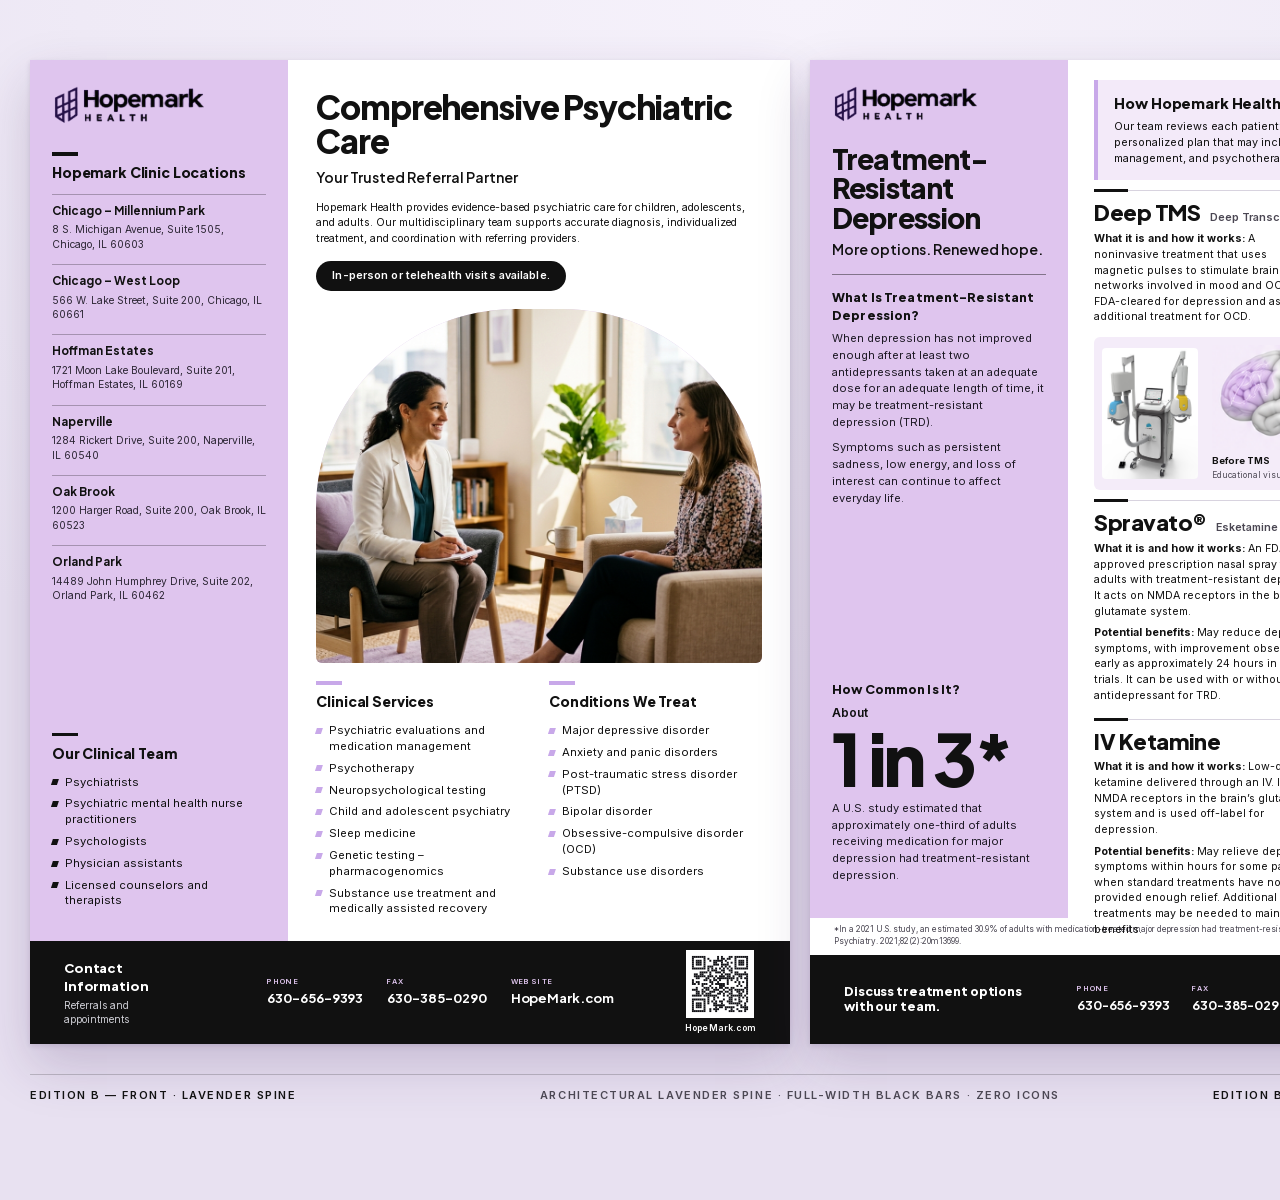
<file: board2.html>
<!DOCTYPE html><html lang="en"><head><meta charset="UTF-8"><meta name="viewport" content="width=device-width, initial-scale=1"><title>Hopemark Health – Two-Sided Flyer – Edition B</title><style>
@import url('assets/fonts/fonts.css');
.pg{--blk:#111111;--lav:#DFC5EE;--lav2:#C8A8E9;--soft:#F4ECF9;--call:#F3EAF9;--mut:#4B4753;
 position:relative;width:760px;aspect-ratio:8.5/11;background:#fff;color:#111;
 font-family:Inter,'Helvetica Neue',Arial,sans-serif;font-size:10px;line-height:1.42;overflow:hidden;
 display:flex;flex-direction:column;-webkit-print-color-adjust:exact;print-color-adjust:exact;text-align:left;
 font-feature-settings:'kern' 1}
.pg *{box-sizing:border-box;margin:0;padding:0}
.pg img{display:block}
.pg h1,.pg h3,.pg h4,.pg h5,.pg .sub,.pg .stat,.pg .pill,.pg .bt1{font-family:'Plus Jakarta Sans',Inter,'Helvetica Neue',Arial,sans-serif}
.pg .bl{list-style:none}
.pg .bl li{position:relative;padding-left:13px;margin-bottom:6px;font-size:11.3px;line-height:1.4}
.pg .bl li::before{content:'';position:absolute;left:0;top:.42em;width:5.5px;height:5.5px;background:var(--lav2);transform:skewX(-18deg)}
.pg h3{font-size:14px;font-weight:800;letter-spacing:-.01em;margin-bottom:11px;padding-top:11px;position:relative}
.pg h3::before{content:'';position:absolute;left:0;top:0;width:26px;height:3.5px;background:var(--lav2)}
/* contact bits */
.pg .cts{display:flex;gap:24px}
.pg .ct{display:flex;flex-direction:column;gap:2px}
.pg .ctl{font-size:7.3px;letter-spacing:.2em;font-weight:600;color:var(--lav)}
.pg .ctv{font-family:'Plus Jakarta Sans',Inter,sans-serif;font-size:13px;font-weight:700;color:#fff;letter-spacing:-.005em;white-space:nowrap}
.pg .cts.stack{flex-direction:column;gap:6px}
.pg .cts.stack .ct{flex-direction:row;align-items:baseline;gap:9px}
.pg .cts.stack .ctl{width:44px;flex:0 0 44px}
.pg .cts.stack .ctv{font-size:11.5px}
.pg .qr{display:flex;flex-direction:column;align-items:center;gap:4px;flex:0 0 auto}
.pg .qrb{background:#fff;padding:4px;width:68px;height:68px}
.pg .qrb img{width:100%;height:100%}
.pg .qr.sm .qrb{width:62px;height:62px}
.pg .qrt{font-size:8.6px;font-weight:600;color:#fff;letter-spacing:.02em}
.pg .bar{background:var(--blk);color:#fff;display:flex;align-items:center;justify-content:space-between;gap:20px;padding:0 34px}
.pg .bt1{font-size:13px;font-weight:800;letter-spacing:-.01em;color:#fff}
.pg .bt2{font-size:10px;color:#cfcfd6;margin-top:2px}
.pg .logo{height:36px;width:auto;align-self:flex-start}
.pg .sub{font-weight:600}
.pg .pill{background:var(--blk);color:#fff;border-radius:99px;padding:7px 16px;font-size:10.8px;font-weight:600;align-self:flex-start;letter-spacing:.01em;font-family:Inter,sans-serif!important}
.pg .intro{font-size:10.6px;line-height:1.5}
/* modules (shared back) */
.pg .callout{background:var(--call);padding:13px 16px 14px;border-left:4px solid var(--lav2)}
.pg .callout h5{font-size:14.5px;font-weight:800;letter-spacing:-.01em;margin-bottom:4px}
.pg .callout p{font-size:10.9px;line-height:1.48}
.pg .mod{position:relative;padding-top:10px;border-top:1px solid #d8d3df}
.pg .mod::before{content:'';position:absolute;left:0;top:-2px;width:34px;height:3px;background:var(--blk)}
.pg .mh{display:flex;align-items:baseline;gap:10px;margin-bottom:6px;flex-wrap:wrap}
.pg .mh h4{font-size:22px;font-weight:800;letter-spacing:-.025em;line-height:1.05}
.pg .ms{font-size:10.8px;font-weight:600;color:var(--mut)}
.pg .mod p{font-size:10.7px;line-height:1.46;margin-bottom:6px}
.pg .mod p b{font-weight:700}
.pg .m2c{display:grid;grid-template-columns:1fr 1fr;gap:16px}
.pg .mrow{display:grid;grid-template-columns:1fr 196px;gap:18px;align-items:start}
.pg .vcard{background:var(--soft);border-radius:6px;padding:8px}
.pg .vcard img{width:100%}
.pg .sprc{background:#fff;border:1px solid #e4d9ee;padding:4px}
.pg .ketc{padding:0;background:#fff;overflow:hidden}
.pg .ketc .kph{width:100%;height:150px;object-fit:cover;object-position:50% 40%;border-radius:6px}
.pg .tmsc{display:flex;gap:14px;align-items:center;margin-top:6px}
.pg .tmsph{flex:0 0 96px;background:#fff;border-radius:4px;overflow:hidden}
.pg .tmsph img{width:100%}
.pg .brw{flex:1}
.pg .brw img{width:100%;border-radius:3px}
.pg .brl{display:flex;justify-content:space-between;font-size:9.2px;font-weight:700;margin-top:4px;color:#111;gap:8px}
.pg .brc{font-size:8.4px;color:var(--mut);margin-top:3px}
.pg .fn{font-size:8.2px;line-height:1.4;color:var(--mut)}
/* sidebar (shared) */
.pg .sp .sec h5{font-size:12.6px;font-weight:800;letter-spacing:.01em;margin-bottom:5px}
.pg .sp .sec p{font-size:11.1px;line-height:1.52;margin-bottom:8px}
.pg .sp h1{font-size:28px;line-height:1.05;font-weight:800;letter-spacing:-.03em}
.pg .sp .sub{font-size:14px}
.pg .sp .about{font-size:12px;font-weight:600}
.pg .sp .stat{font-size:72px;font-weight:800;letter-spacing:-.045em;line-height:1;margin:1px 0 6px}
.pg .sp hr{border:0;height:1px}

/* ============ EDITION A ============ */
.fa .hero{flex:0 0 37%;display:grid;grid-template-columns:52% 48%}
.fa .hero-l{background:#DFC5EE;padding:28px 28px 24px 34px;display:flex;flex-direction:column}
.fa .hero h1{font-size:31px;line-height:1.05;font-weight:800;letter-spacing:-.035em;margin-top:20px}
.fa .hero .sub{font-size:13.5px;margin-top:8px}
.fa .hero .intro{margin-top:12px}
.fa .hero .pill{margin-top:auto}
.fa .hero-r{background:#fff;padding:56px 22px 0 14px;display:flex;align-items:flex-end}
.fa .arch{width:100%;height:100%;border-radius:999px 999px 0 0;overflow:hidden;background:var(--lav)}
.fa .arch img{width:100%;height:100%;object-fit:cover;object-position:60% 40%}
.fa .grid3{flex:1;display:grid;grid-template-columns:1.2fr 1fr 1fr;gap:24px;padding:30px 34px 0}
.fa .locs{padding:0 34px 22px}
.fa .lgrid{display:grid;grid-template-columns:repeat(3,1fr);gap:10px}
.fa .lc{background:var(--soft);border-radius:5px;padding:12px 13px 13px;border-left:3px solid var(--lav2)}
.pg .ln{font-size:11.6px;font-weight:700;font-family:'Plus Jakarta Sans',Inter,sans-serif}
.pg .la{font-size:10.3px;color:var(--mut);line-height:1.4;margin-top:3px}
.fa .bar{flex:0 0 11%}
.fa .bar-t{flex:0 0 138px}

.ba{flex-direction:row}
.ba .sp{flex:0 0 34%;background:var(--blk);color:#fff;padding:26px 22px 22px;display:flex;flex-direction:column;gap:0}
.ba .sp .logo{height:38px;margin-bottom:20px}
.ba .sp .sub{color:var(--lav);margin-top:8px}
.ba .sp hr{background:rgba(255,255,255,.35);margin:14px 0 14px}
.ba .sp .sec{margin-bottom:26px}
.ba .sp .sec h5{color:#fff}
.ba .sp .sec p{color:#e8e6ee}
.ba .sp .stat{color:var(--lav)}
.ba .sp .about{color:#fff}
.ba .sp-bot{margin-top:auto;border-top:1px solid rgba(255,255,255,.35);padding-top:12px}
.ba .disc{font-family:'Plus Jakarta Sans',Inter,sans-serif;font-size:14px;font-weight:800;line-height:1.25;margin-bottom:10px}
.ba .sp-cq{display:flex;justify-content:space-between;align-items:flex-end;gap:8px}
.ba .sp-cq .ctv{font-size:11px}
.ba .sp-cq .cts.stack .ctl{width:38px;flex-basis:38px}
.ba .mn{flex:1;padding:24px 26px 18px;display:flex;flex-direction:column;justify-content:space-between;gap:12px;min-width:0}
.ba .mn .m-tms{flex:0 0 auto}

/* ============ EDITION B ============ */
.fb .fb-top,.bb .bb-top{flex:1;display:flex;min-height:0}
.fb .sp,.bb .sp{flex:0 0 34%;background:#DFC5EE;padding:26px 22px 20px;display:flex;flex-direction:column}
.fb .sp .logo{height:40px;margin-bottom:26px}
.fb .sp .sec{margin-bottom:26px}
.fb .sp h3::before{background:#111}
.fb .sp .bl li::before{background:#111}
.fb .sp .sec:last-child,.bb .sp .sec:last-child{margin-top:auto;margin-bottom:6px}
.fb .llist{display:flex;flex-direction:column;gap:13px}
.fb .ll{border-top:1px solid rgba(17,17,17,.28);padding-top:8px}
.fb .ll .la{color:#2c2634}
.fb .mn{flex:1;padding:30px 28px 18px;display:flex;flex-direction:column;min-width:0}
.fb h1{font-size:33px;line-height:1.04;font-weight:800;letter-spacing:-.035em}
.fb .mn .sub{font-size:14px;margin-top:9px}
.fb .mn .intro{margin-top:12px}
.fb .mn .pill{margin-top:14px}
.fb .ph{margin:18px 0 18px;border-radius:200px 200px 6px 6px;overflow:hidden;flex:1;min-height:300px;background:var(--lav)}
.fb .ph img{width:100%;height:100%;object-fit:cover;object-position:60% 35%}
.fb .two{display:grid;grid-template-columns:1fr 1fr;gap:20px}
.fb .bar,.bb .bar{flex:0 0 10.4%}
.fb .bar-t{flex:0 0 132px}

.bb .sp .logo{height:38px;margin-bottom:20px}
.bb .sp h1{color:#111}
.bb .sp .sub{margin-top:8px;color:#111}
.bb .sp hr{background:#111;opacity:.45;margin:14px 0}
.bb .sp .sec{margin-bottom:26px}
.bb .sp .sec p{color:#1c1823}
.bb .sp .stat{color:#111}
.bb .mn{flex:1;padding:20px 26px 8px;display:flex;flex-direction:column;justify-content:space-between;gap:10px;min-width:0}
.bb .fn{padding:6px 24px 8px}
.bb .bar{flex:0 0 9%}
.bb .bar-t{flex:0 0 180px}
.bb .bar .bt1{font-size:12.5px;line-height:1.25}
.bb .cts{gap:22px}
.bb .ctv{font-size:12.5px}
.k2{display:block}
[data-ket="1"] .k2{display:none!important}
[data-ket="2"] .k1{display:none!important}

html,body{margin:0;padding:0;width:1600px;height:1200px;overflow:hidden;background:#EFEAF6}
body{position:relative;font-family:Inter,'Helvetica Neue',Arial,sans-serif;color:#111;
 background:radial-gradient(1200px 800px at 50% 0%,#F6F2FB 0%,#EFEAF6 60%,#E8E1F1 100%)}
.pgw{position:absolute;box-shadow:0 2px 5px rgba(40,20,60,.12),0 22px 50px rgba(60,30,90,.20)}
.cap{position:absolute;left:30px;right:30px;display:grid;grid-template-columns:1fr auto 1fr;align-items:center;
 border-top:1px solid rgba(17,17,17,.2);padding-top:13px}
.cap span{font-size:11px;letter-spacing:.14em;font-weight:600;color:#111}
.cap .c1{text-align:left}.cap .c2{text-align:center;color:#4B4753}.cap .c3{text-align:right}
</style></head><body><div class="pgw" style="left:30px;top:60px">
<section class="pg fb" data-page="front-B">
  <div class="fb-top">
    <aside class="sp">
      <img class="logo" src="assets/processed/logo_horizontal_dark_h.png" alt="Hopemark Health">
      <div class="sec"><h3>Hopemark Clinic Locations</h3><div class="llist"><div class="ll"><div class="ln">Chicago – Millennium Park</div><div class="la">8 S. Michigan Avenue, Suite 1505, Chicago, IL 60603</div></div><div class="ll"><div class="ln">Chicago – West Loop</div><div class="la">566 W. Lake Street, Suite 200, Chicago, IL 60661</div></div><div class="ll"><div class="ln">Hoffman Estates</div><div class="la">1721 Moon Lake Boulevard, Suite 201, Hoffman Estates, IL 60169</div></div><div class="ll"><div class="ln">Naperville</div><div class="la">1284 Rickert Drive, Suite 200, Naperville, IL 60540</div></div><div class="ll"><div class="ln">Oak Brook</div><div class="la">1200 Harger Road, Suite 200, Oak Brook, IL 60523</div></div><div class="ll"><div class="ln">Orland Park</div><div class="la">14489 John Humphrey Drive, Suite 202, Orland Park, IL 60462</div></div></div></div>
      <div class="sec"><h3>Our Clinical Team</h3><ul class="bl"><li>Psychiatrists</li><li>Psychiatric mental health nurse practitioners</li><li>Psychologists</li><li>Physician assistants</li><li>Licensed counselors and therapists</li></ul></div>
    </aside>
    <div class="mn">
      <h1>Comprehensive Psychiatric Care</h1>
      <div class="sub">Your Trusted Referral Partner</div>
      <p class="intro">Hopemark Health provides evidence-based psychiatric care for children, adolescents, and adults. Our multidisciplinary team supports accurate diagnosis, individualized treatment, and coordination with referring providers.</p>
      <div class="pill">In-person or telehealth visits available.</div>
      <div class="ph"><img src="assets/processed/consultation_color.jpg" alt="Psychiatrist and patient in consultation"></div>
      <div class="two">
        <div class="col"><h3>Clinical Services</h3><ul class="bl"><li>Psychiatric evaluations and medication management</li><li>Psychotherapy</li><li>Neuropsychological testing</li><li>Child and adolescent psychiatry</li><li>Sleep medicine</li><li>Genetic testing – pharmacogenomics</li><li>Substance use treatment and medically assisted recovery</li></ul></div>
        <div class="col"><h3>Conditions We Treat</h3><ul class="bl"><li>Major depressive disorder</li><li>Anxiety and panic disorders</li><li>Post-traumatic stress disorder (PTSD)</li><li>Bipolar disorder</li><li>Obsessive-compulsive disorder (OCD)</li><li>Substance use disorders</li></ul></div>
      </div>
    </div>
  </div>
  <div class="bar">
    <div class="bar-t"><div class="bt1">Contact Information</div><div class="bt2">Referrals and appointments</div></div>
    <div class="cts "><div class="ct"><span class="ctl">PHONE</span><span class="ctv">630-656-9393</span></div><div class="ct"><span class="ctl">FAX</span><span class="ctv">630-385-0290</span></div><div class="ct"><span class="ctl">WEBSITE</span><span class="ctv">HopeMark.com</span></div></div>
    <div class="qr "><div class="qrb"><img src="assets/processed/qr_hopemark.svg" alt="QR code for HopeMark.com"></div><div class="qrt">HopeMark.com</div></div>
  </div>
</section></div><div class="pgw" style="left:810px;top:60px">
<section class="pg bb" data-page="back-B">
  <div class="bb-top">
    <aside class="sp">
      <img class="logo" src="assets/processed/logo_horizontal_dark_h.png" alt="Hopemark Health">
      <h1>Treatment-Resistant Depression</h1>
      <div class="sub">More options. Renewed hope.</div>
      <hr>
      <div class="sec"><h5>What Is Treatment-Resistant Depression?</h5><p>When depression has not improved enough after at least two antidepressants taken at an adequate dose for an adequate length of time, it may be treatment-resistant depression (TRD).</p><p>Symptoms such as persistent sadness, low energy, and loss of interest can continue to affect everyday life.</p></div>
      <div class="sec"><h5>How Common Is It?</h5><div class="about">About</div><div class="stat">1 in 3*</div><p>A U.S. study estimated that approximately one-third of adults receiving medication for major depression had treatment-resistant depression.</p></div>
    </aside>
    <div class="mn">
      <div class="callout"><h5>How Hopemark Health Can Help</h5><p>Our team reviews each patient’s symptoms and treatment history to build a personalized plan that may include novel therapies, medication management, and psychotherapy.</p></div>
      
<div class="mod m-tms">
  <div class="mh"><h4>Deep TMS</h4><div class="ms">Deep Transcranial Magnetic Stimulation</div></div>
  <div class="m2c">
    <p><b>What it is and how it works:</b> A noninvasive treatment that uses magnetic pulses to stimulate brain networks involved in mood and OCD. FDA-cleared for depression and as an additional treatment for OCD.</p>
    <p><b>Potential benefits:</b> May reduce persistent depression symptoms. An OCD-specific treatment protocol may reduce obsessive thoughts and compulsive behaviors.</p>
  </div>
  <div class="vcard tmsc">
    <div class="tmsph"><img src="assets/brainsway_tms.jpg" alt="BrainsWay Deep TMS device"></div>
    <div class="brw">
      <img src="assets/processed/brains_pair_clean.png" alt="Brain scan pair">
      <div class="brl"><span>Before TMS</span><span>Potential response after TMS</span></div>
      <div class="brc">Educational visualization. Results vary.</div>
    </div>
  </div>
</div>
<div class="mod m-spr">
  <div class="mh"><h4>Spravato®</h4><div class="ms">Esketamine Nasal Spray</div></div>
  <div class="mrow">
    <div class="mtx">
      <p><b>What it is and how it works:</b> An FDA-approved prescription nasal spray for adults with treatment-resistant depression. It acts on NMDA receptors in the brain’s glutamate system.</p>
      <p><b>Potential benefits:</b> May reduce depression symptoms, with improvement observed as early as approximately 24 hours in clinical trials. It can be used with or without an oral antidepressant for TRD.</p>
    </div>
    <div class="vcard sprc"><img src="assets/spravato.jpg" alt="Spravato nasal spray applicator and logo"></div>
  </div>
</div>
<div class="mod m-ket">
  <div class="mh"><h4>IV Ketamine</h4></div>
  <div class="mrow">
    <div class="mtx">
      <p><b>What it is and how it works:</b> Low-dose ketamine delivered through an IV. It acts on NMDA receptors in the brain’s glutamate system and is used off-label for depression.</p>
      <p><b>Potential benefits:</b> May relieve depression symptoms within hours for some patients when standard treatments have not provided enough relief. Additional treatments may be needed to maintain benefits.</p>
    </div>
    <div class="vcard ketc"><img class="k2 kph" src="assets/processed/ketamine_patient_color.jpg" alt="Woman resting comfortably in a recliner with an eye mask"></div>
  </div>
</div>
    </div>
  </div>
  <div class="fn">*In a 2021 U.S. study, an estimated 30.9% of adults with medication-treated major depression had treatment-resistant depression. Source: Zhdanava et al., Journal of Clinical Psychiatry. 2021;82(2):20m13699.</div>
  <div class="bar">
    <div class="bar-t"><div class="bt1">Discuss treatment options with our team.</div></div>
    <div class="cts "><div class="ct"><span class="ctl">PHONE</span><span class="ctv">630-656-9393</span></div><div class="ct"><span class="ctl">FAX</span><span class="ctv">630-385-0290</span></div><div class="ct"><span class="ctl">WEBSITE</span><span class="ctv">HopeMark.com</span></div></div>
    <div class="qr sm"><div class="qrb"><img src="assets/processed/qr_hopemark.svg" alt="QR code for HopeMark.com"></div><div class="qrt">HopeMark.com</div></div>
  </div>
</section></div><div class="cap" style="top:1074px"><span class="c1">EDITION B — FRONT · LAVENDER SPINE</span><span class="c2">ARCHITECTURAL LAVENDER SPINE · FULL-WIDTH BLACK BARS · ZERO ICONS</span><span class="c3">EDITION B — BACK · IV KETAMINE PHOTO OPTION 2</span></div></body></html>
</file>
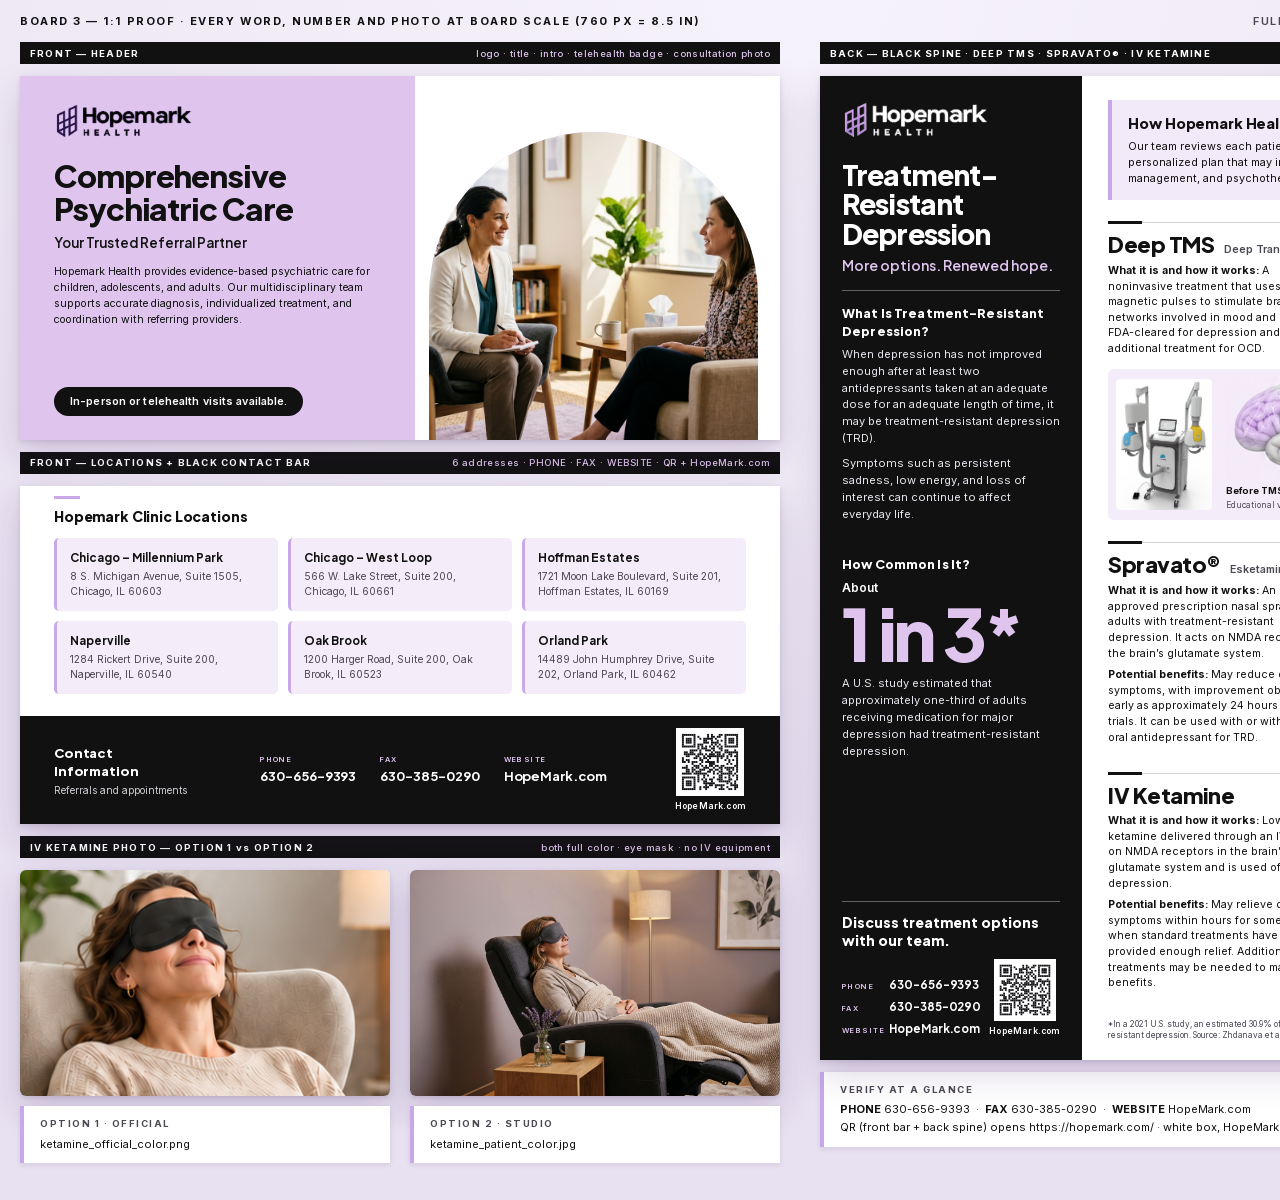
<file: board3.html>
<!DOCTYPE html><html lang="en"><head><meta charset="UTF-8"><meta name="viewport" content="width=device-width, initial-scale=1"><title>Hopemark Health – 1:1 Close-Up Proof</title><style>
@import url('assets/fonts/fonts.css');
.pg{--blk:#111111;--lav:#DFC5EE;--lav2:#C8A8E9;--soft:#F4ECF9;--call:#F3EAF9;--mut:#4B4753;
 position:relative;width:760px;aspect-ratio:8.5/11;background:#fff;color:#111;
 font-family:Inter,'Helvetica Neue',Arial,sans-serif;font-size:10px;line-height:1.42;overflow:hidden;
 display:flex;flex-direction:column;-webkit-print-color-adjust:exact;print-color-adjust:exact;text-align:left;
 font-feature-settings:'kern' 1}
.pg *{box-sizing:border-box;margin:0;padding:0}
.pg img{display:block}
.pg h1,.pg h3,.pg h4,.pg h5,.pg .sub,.pg .stat,.pg .pill,.pg .bt1{font-family:'Plus Jakarta Sans',Inter,'Helvetica Neue',Arial,sans-serif}
.pg .bl{list-style:none}
.pg .bl li{position:relative;padding-left:13px;margin-bottom:6px;font-size:11.3px;line-height:1.4}
.pg .bl li::before{content:'';position:absolute;left:0;top:.42em;width:5.5px;height:5.5px;background:var(--lav2);transform:skewX(-18deg)}
.pg h3{font-size:14px;font-weight:800;letter-spacing:-.01em;margin-bottom:11px;padding-top:11px;position:relative}
.pg h3::before{content:'';position:absolute;left:0;top:0;width:26px;height:3.5px;background:var(--lav2)}
/* contact bits */
.pg .cts{display:flex;gap:24px}
.pg .ct{display:flex;flex-direction:column;gap:2px}
.pg .ctl{font-size:7.3px;letter-spacing:.2em;font-weight:600;color:var(--lav)}
.pg .ctv{font-family:'Plus Jakarta Sans',Inter,sans-serif;font-size:13px;font-weight:700;color:#fff;letter-spacing:-.005em;white-space:nowrap}
.pg .cts.stack{flex-direction:column;gap:6px}
.pg .cts.stack .ct{flex-direction:row;align-items:baseline;gap:9px}
.pg .cts.stack .ctl{width:44px;flex:0 0 44px}
.pg .cts.stack .ctv{font-size:11.5px}
.pg .qr{display:flex;flex-direction:column;align-items:center;gap:4px;flex:0 0 auto}
.pg .qrb{background:#fff;padding:4px;width:68px;height:68px}
.pg .qrb img{width:100%;height:100%}
.pg .qr.sm .qrb{width:62px;height:62px}
.pg .qrt{font-size:8.6px;font-weight:600;color:#fff;letter-spacing:.02em}
.pg .bar{background:var(--blk);color:#fff;display:flex;align-items:center;justify-content:space-between;gap:20px;padding:0 34px}
.pg .bt1{font-size:13px;font-weight:800;letter-spacing:-.01em;color:#fff}
.pg .bt2{font-size:10px;color:#cfcfd6;margin-top:2px}
.pg .logo{height:36px;width:auto;align-self:flex-start}
.pg .sub{font-weight:600}
.pg .pill{background:var(--blk);color:#fff;border-radius:99px;padding:7px 16px;font-size:10.8px;font-weight:600;align-self:flex-start;letter-spacing:.01em;font-family:Inter,sans-serif!important}
.pg .intro{font-size:10.6px;line-height:1.5}
/* modules (shared back) */
.pg .callout{background:var(--call);padding:13px 16px 14px;border-left:4px solid var(--lav2)}
.pg .callout h5{font-size:14.5px;font-weight:800;letter-spacing:-.01em;margin-bottom:4px}
.pg .callout p{font-size:10.9px;line-height:1.48}
.pg .mod{position:relative;padding-top:10px;border-top:1px solid #d8d3df}
.pg .mod::before{content:'';position:absolute;left:0;top:-2px;width:34px;height:3px;background:var(--blk)}
.pg .mh{display:flex;align-items:baseline;gap:10px;margin-bottom:6px;flex-wrap:wrap}
.pg .mh h4{font-size:22px;font-weight:800;letter-spacing:-.025em;line-height:1.05}
.pg .ms{font-size:10.8px;font-weight:600;color:var(--mut)}
.pg .mod p{font-size:10.7px;line-height:1.46;margin-bottom:6px}
.pg .mod p b{font-weight:700}
.pg .m2c{display:grid;grid-template-columns:1fr 1fr;gap:16px}
.pg .mrow{display:grid;grid-template-columns:1fr 196px;gap:18px;align-items:start}
.pg .vcard{background:var(--soft);border-radius:6px;padding:8px}
.pg .vcard img{width:100%}
.pg .sprc{background:#fff;border:1px solid #e4d9ee;padding:4px}
.pg .ketc{padding:0;background:#fff;overflow:hidden}
.pg .ketc .kph{width:100%;height:150px;object-fit:cover;object-position:50% 40%;border-radius:6px}
.pg .tmsc{display:flex;gap:14px;align-items:center;margin-top:6px}
.pg .tmsph{flex:0 0 96px;background:#fff;border-radius:4px;overflow:hidden}
.pg .tmsph img{width:100%}
.pg .brw{flex:1}
.pg .brw img{width:100%;border-radius:3px}
.pg .brl{display:flex;justify-content:space-between;font-size:9.2px;font-weight:700;margin-top:4px;color:#111;gap:8px}
.pg .brc{font-size:8.4px;color:var(--mut);margin-top:3px}
.pg .fn{font-size:8.2px;line-height:1.4;color:var(--mut)}
/* sidebar (shared) */
.pg .sp .sec h5{font-size:12.6px;font-weight:800;letter-spacing:.01em;margin-bottom:5px}
.pg .sp .sec p{font-size:11.1px;line-height:1.52;margin-bottom:8px}
.pg .sp h1{font-size:28px;line-height:1.05;font-weight:800;letter-spacing:-.03em}
.pg .sp .sub{font-size:14px}
.pg .sp .about{font-size:12px;font-weight:600}
.pg .sp .stat{font-size:72px;font-weight:800;letter-spacing:-.045em;line-height:1;margin:1px 0 6px}
.pg .sp hr{border:0;height:1px}

/* ============ EDITION A ============ */
.fa .hero{flex:0 0 37%;display:grid;grid-template-columns:52% 48%}
.fa .hero-l{background:#DFC5EE;padding:28px 28px 24px 34px;display:flex;flex-direction:column}
.fa .hero h1{font-size:31px;line-height:1.05;font-weight:800;letter-spacing:-.035em;margin-top:20px}
.fa .hero .sub{font-size:13.5px;margin-top:8px}
.fa .hero .intro{margin-top:12px}
.fa .hero .pill{margin-top:auto}
.fa .hero-r{background:#fff;padding:56px 22px 0 14px;display:flex;align-items:flex-end}
.fa .arch{width:100%;height:100%;border-radius:999px 999px 0 0;overflow:hidden;background:var(--lav)}
.fa .arch img{width:100%;height:100%;object-fit:cover;object-position:60% 40%}
.fa .grid3{flex:1;display:grid;grid-template-columns:1.2fr 1fr 1fr;gap:24px;padding:30px 34px 0}
.fa .locs{padding:0 34px 22px}
.fa .lgrid{display:grid;grid-template-columns:repeat(3,1fr);gap:10px}
.fa .lc{background:var(--soft);border-radius:5px;padding:12px 13px 13px;border-left:3px solid var(--lav2)}
.pg .ln{font-size:11.6px;font-weight:700;font-family:'Plus Jakarta Sans',Inter,sans-serif}
.pg .la{font-size:10.3px;color:var(--mut);line-height:1.4;margin-top:3px}
.fa .bar{flex:0 0 11%}
.fa .bar-t{flex:0 0 138px}

.ba{flex-direction:row}
.ba .sp{flex:0 0 34%;background:var(--blk);color:#fff;padding:26px 22px 22px;display:flex;flex-direction:column;gap:0}
.ba .sp .logo{height:38px;margin-bottom:20px}
.ba .sp .sub{color:var(--lav);margin-top:8px}
.ba .sp hr{background:rgba(255,255,255,.35);margin:14px 0 14px}
.ba .sp .sec{margin-bottom:26px}
.ba .sp .sec h5{color:#fff}
.ba .sp .sec p{color:#e8e6ee}
.ba .sp .stat{color:var(--lav)}
.ba .sp .about{color:#fff}
.ba .sp-bot{margin-top:auto;border-top:1px solid rgba(255,255,255,.35);padding-top:12px}
.ba .disc{font-family:'Plus Jakarta Sans',Inter,sans-serif;font-size:14px;font-weight:800;line-height:1.25;margin-bottom:10px}
.ba .sp-cq{display:flex;justify-content:space-between;align-items:flex-end;gap:8px}
.ba .sp-cq .ctv{font-size:11px}
.ba .sp-cq .cts.stack .ctl{width:38px;flex-basis:38px}
.ba .mn{flex:1;padding:24px 26px 18px;display:flex;flex-direction:column;justify-content:space-between;gap:12px;min-width:0}
.ba .mn .m-tms{flex:0 0 auto}

/* ============ EDITION B ============ */
.fb .fb-top,.bb .bb-top{flex:1;display:flex;min-height:0}
.fb .sp,.bb .sp{flex:0 0 34%;background:#DFC5EE;padding:26px 22px 20px;display:flex;flex-direction:column}
.fb .sp .logo{height:40px;margin-bottom:26px}
.fb .sp .sec{margin-bottom:26px}
.fb .sp h3::before{background:#111}
.fb .sp .bl li::before{background:#111}
.fb .sp .sec:last-child,.bb .sp .sec:last-child{margin-top:auto;margin-bottom:6px}
.fb .llist{display:flex;flex-direction:column;gap:13px}
.fb .ll{border-top:1px solid rgba(17,17,17,.28);padding-top:8px}
.fb .ll .la{color:#2c2634}
.fb .mn{flex:1;padding:30px 28px 18px;display:flex;flex-direction:column;min-width:0}
.fb h1{font-size:33px;line-height:1.04;font-weight:800;letter-spacing:-.035em}
.fb .mn .sub{font-size:14px;margin-top:9px}
.fb .mn .intro{margin-top:12px}
.fb .mn .pill{margin-top:14px}
.fb .ph{margin:18px 0 18px;border-radius:200px 200px 6px 6px;overflow:hidden;flex:1;min-height:300px;background:var(--lav)}
.fb .ph img{width:100%;height:100%;object-fit:cover;object-position:60% 35%}
.fb .two{display:grid;grid-template-columns:1fr 1fr;gap:20px}
.fb .bar,.bb .bar{flex:0 0 10.4%}
.fb .bar-t{flex:0 0 132px}

.bb .sp .logo{height:38px;margin-bottom:20px}
.bb .sp h1{color:#111}
.bb .sp .sub{margin-top:8px;color:#111}
.bb .sp hr{background:#111;opacity:.45;margin:14px 0}
.bb .sp .sec{margin-bottom:26px}
.bb .sp .sec p{color:#1c1823}
.bb .sp .stat{color:#111}
.bb .mn{flex:1;padding:20px 26px 8px;display:flex;flex-direction:column;justify-content:space-between;gap:10px;min-width:0}
.bb .fn{padding:6px 24px 8px}
.bb .bar{flex:0 0 9%}
.bb .bar-t{flex:0 0 180px}
.bb .bar .bt1{font-size:12.5px;line-height:1.25}
.bb .cts{gap:22px}
.bb .ctv{font-size:12.5px}
.k2{display:block}
[data-ket="1"] .k2{display:none!important}
[data-ket="2"] .k1{display:none!important}

html,body{margin:0;padding:0;width:1600px;height:1200px;overflow:hidden}
body{position:relative;font-family:Inter,'Helvetica Neue',Arial,sans-serif;color:#111;
 background:radial-gradient(1200px 800px at 50% 0%,#F6F2FB 0%,#EFEAF6 60%,#E8E1F1 100%)}
.ttl{position:absolute;left:20px;right:20px;top:14px;display:flex;justify-content:space-between;font-size:11px;letter-spacing:.14em;font-weight:700}
.ttl span:last-child{color:#4B4753;font-weight:600}
.bcol{position:absolute;top:42px;width:760px;display:flex;flex-direction:column;gap:12px}
.lb{height:22px;display:flex;justify-content:space-between;align-items:center;font-size:9.5px;letter-spacing:.13em;font-weight:700;background:#111;color:#fff;padding:0 10px}
.lb i{font-style:normal;font-weight:500;color:#DFC5EE;letter-spacing:.04em}
.crop{position:relative;width:760px;overflow:hidden;box-shadow:0 2px 5px rgba(40,20,60,.12),0 14px 34px rgba(60,30,90,.18);background:#fff}
.crop .pg{position:absolute;left:0;top:0}
.cmp{display:flex;gap:20px}
.cmp .opt{width:370px}
.cmp .im{width:370px;height:226px;border-radius:6px;overflow:hidden;box-shadow:0 2px 5px rgba(40,20,60,.12),0 14px 34px rgba(60,30,90,.18);background:#fff}
.cmp img{width:100%;height:100%;object-fit:cover;object-position:50% 40%;display:block}
.chk{background:#fff;border-left:4px solid #C8A8E9;padding:10px 16px;font-size:11px;line-height:1.7;box-shadow:0 2px 5px rgba(40,20,60,.1)}
.chk .t{font-size:9.5px;letter-spacing:.16em;font-weight:700;margin-bottom:2px;color:#4B4753}
.cmp .chk{margin-top:10px}
</style></head><body><div class="ttl"><span>BOARD 3 — 1:1 PROOF · EVERY WORD, NUMBER AND PHOTO AT BOARD SCALE (760 PX = 8.5 IN)</span><span>FULL COLOR · ZERO ICONS · NO PHOTO FILTERS</span></div><div class="bcol" style="left:20px"><div class="lb"><span>FRONT — HEADER</span><i>logo · title · intro · telehealth badge · consultation photo</i></div><div class="crop" data-from="top" data-to=".hero">
<section class="pg fa" data-page="front-A">
  <div class="hero">
    <div class="hero-l">
      <img class="logo" src="assets/processed/logo_horizontal_dark_h.png" alt="Hopemark Health">
      <h1>Comprehensive Psychiatric Care</h1>
      <div class="sub">Your Trusted Referral Partner</div>
      <p class="intro">Hopemark Health provides evidence-based psychiatric care for children, adolescents, and adults. Our multidisciplinary team supports accurate diagnosis, individualized treatment, and coordination with referring providers.</p>
      <div class="pill">In-person or telehealth visits available.</div>
    </div>
    <div class="hero-r"><div class="arch"><img src="assets/processed/consultation_color.jpg" alt="Psychiatrist and patient in consultation"></div></div>
  </div>
  <div class="grid3">
    <div class="col"><h3>Clinical Services</h3><ul class="bl"><li>Psychiatric evaluations and medication management</li><li>Psychotherapy</li><li>Neuropsychological testing</li><li>Child and adolescent psychiatry</li><li>Sleep medicine</li><li>Genetic testing – pharmacogenomics</li><li>Substance use treatment and medically assisted recovery</li></ul></div>
    <div class="col"><h3>Conditions We Treat</h3><ul class="bl"><li>Major depressive disorder</li><li>Anxiety and panic disorders</li><li>Post-traumatic stress disorder (PTSD)</li><li>Bipolar disorder</li><li>Obsessive-compulsive disorder (OCD)</li><li>Substance use disorders</li></ul></div>
    <div class="col"><h3>Our Clinical Team</h3><ul class="bl"><li>Psychiatrists</li><li>Psychiatric mental health nurse practitioners</li><li>Psychologists</li><li>Physician assistants</li><li>Licensed counselors and therapists</li></ul></div>
  </div>
  <div class="locs"><h3>Hopemark Clinic Locations</h3><div class="lgrid"><div class="lc"><div class="ln">Chicago – Millennium Park</div><div class="la">8 S. Michigan Avenue, Suite 1505, Chicago, IL 60603</div></div><div class="lc"><div class="ln">Chicago – West Loop</div><div class="la">566 W. Lake Street, Suite 200, Chicago, IL 60661</div></div><div class="lc"><div class="ln">Hoffman Estates</div><div class="la">1721 Moon Lake Boulevard, Suite 201, Hoffman Estates, IL 60169</div></div><div class="lc"><div class="ln">Naperville</div><div class="la">1284 Rickert Drive, Suite 200, Naperville, IL 60540</div></div><div class="lc"><div class="ln">Oak Brook</div><div class="la">1200 Harger Road, Suite 200, Oak Brook, IL 60523</div></div><div class="lc"><div class="ln">Orland Park</div><div class="la">14489 John Humphrey Drive, Suite 202, Orland Park, IL 60462</div></div></div></div>
  <div class="bar">
    <div class="bar-t"><div class="bt1">Contact Information</div><div class="bt2">Referrals and appointments</div></div>
    <div class="cts "><div class="ct"><span class="ctl">PHONE</span><span class="ctv">630-656-9393</span></div><div class="ct"><span class="ctl">FAX</span><span class="ctv">630-385-0290</span></div><div class="ct"><span class="ctl">WEBSITE</span><span class="ctv">HopeMark.com</span></div></div>
    <div class="qr "><div class="qrb"><img src="assets/processed/qr_hopemark.svg" alt="QR code for HopeMark.com"></div><div class="qrt">HopeMark.com</div></div>
  </div>
</section></div><div class="lb"><span>FRONT — LOCATIONS + BLACK CONTACT BAR</span><i>6 addresses · PHONE · FAX · WEBSITE · QR + HopeMark.com</i></div><div class="crop" data-from=".locs" data-pad="10" data-to="bottom">
<section class="pg fa" data-page="front-A">
  <div class="hero">
    <div class="hero-l">
      <img class="logo" src="assets/processed/logo_horizontal_dark_h.png" alt="Hopemark Health">
      <h1>Comprehensive Psychiatric Care</h1>
      <div class="sub">Your Trusted Referral Partner</div>
      <p class="intro">Hopemark Health provides evidence-based psychiatric care for children, adolescents, and adults. Our multidisciplinary team supports accurate diagnosis, individualized treatment, and coordination with referring providers.</p>
      <div class="pill">In-person or telehealth visits available.</div>
    </div>
    <div class="hero-r"><div class="arch"><img src="assets/processed/consultation_color.jpg" alt="Psychiatrist and patient in consultation"></div></div>
  </div>
  <div class="grid3">
    <div class="col"><h3>Clinical Services</h3><ul class="bl"><li>Psychiatric evaluations and medication management</li><li>Psychotherapy</li><li>Neuropsychological testing</li><li>Child and adolescent psychiatry</li><li>Sleep medicine</li><li>Genetic testing – pharmacogenomics</li><li>Substance use treatment and medically assisted recovery</li></ul></div>
    <div class="col"><h3>Conditions We Treat</h3><ul class="bl"><li>Major depressive disorder</li><li>Anxiety and panic disorders</li><li>Post-traumatic stress disorder (PTSD)</li><li>Bipolar disorder</li><li>Obsessive-compulsive disorder (OCD)</li><li>Substance use disorders</li></ul></div>
    <div class="col"><h3>Our Clinical Team</h3><ul class="bl"><li>Psychiatrists</li><li>Psychiatric mental health nurse practitioners</li><li>Psychologists</li><li>Physician assistants</li><li>Licensed counselors and therapists</li></ul></div>
  </div>
  <div class="locs"><h3>Hopemark Clinic Locations</h3><div class="lgrid"><div class="lc"><div class="ln">Chicago – Millennium Park</div><div class="la">8 S. Michigan Avenue, Suite 1505, Chicago, IL 60603</div></div><div class="lc"><div class="ln">Chicago – West Loop</div><div class="la">566 W. Lake Street, Suite 200, Chicago, IL 60661</div></div><div class="lc"><div class="ln">Hoffman Estates</div><div class="la">1721 Moon Lake Boulevard, Suite 201, Hoffman Estates, IL 60169</div></div><div class="lc"><div class="ln">Naperville</div><div class="la">1284 Rickert Drive, Suite 200, Naperville, IL 60540</div></div><div class="lc"><div class="ln">Oak Brook</div><div class="la">1200 Harger Road, Suite 200, Oak Brook, IL 60523</div></div><div class="lc"><div class="ln">Orland Park</div><div class="la">14489 John Humphrey Drive, Suite 202, Orland Park, IL 60462</div></div></div></div>
  <div class="bar">
    <div class="bar-t"><div class="bt1">Contact Information</div><div class="bt2">Referrals and appointments</div></div>
    <div class="cts "><div class="ct"><span class="ctl">PHONE</span><span class="ctv">630-656-9393</span></div><div class="ct"><span class="ctl">FAX</span><span class="ctv">630-385-0290</span></div><div class="ct"><span class="ctl">WEBSITE</span><span class="ctv">HopeMark.com</span></div></div>
    <div class="qr "><div class="qrb"><img src="assets/processed/qr_hopemark.svg" alt="QR code for HopeMark.com"></div><div class="qrt">HopeMark.com</div></div>
  </div>
</section></div><div class="lb"><span>IV KETAMINE PHOTO — OPTION 1 vs OPTION 2</span><i>both full color · eye mask · no IV equipment</i></div><div class="cmp"><div class="opt"><div class="im"><img src="assets/processed/ketamine_official_color.png" alt="Option 1"></div><div class="chk"><div class="t">OPTION 1 · OFFICIAL</div>ketamine_official_color.png</div></div><div class="opt"><div class="im"><img src="assets/processed/ketamine_patient_color.jpg" alt="Option 2"></div><div class="chk"><div class="t">OPTION 2 · STUDIO</div>ketamine_patient_color.jpg</div></div></div></div><div class="bcol" style="left:820px"><div class="lb"><span>BACK — BLACK SPINE · DEEP TMS · SPRAVATO® · IV KETAMINE</span><i>1:1</i></div><div class="crop" data-from="top" data-to="bottom">
<section class="pg ba" data-page="back-A">
  <aside class="sp">
    <img class="logo" src="assets/processed/logo_horizontal_white.png" alt="Hopemark Health">
    <h1>Treatment-Resistant Depression</h1>
    <div class="sub">More options. Renewed hope.</div>
    <hr>
    <div class="sec"><h5>What Is Treatment-Resistant Depression?</h5><p>When depression has not improved enough after at least two antidepressants taken at an adequate dose for an adequate length of time, it may be treatment-resistant depression (TRD).</p><p>Symptoms such as persistent sadness, low energy, and loss of interest can continue to affect everyday life.</p></div>
    <div class="sec"><h5>How Common Is It?</h5><div class="about">About</div><div class="stat">1 in 3*</div><p>A U.S. study estimated that approximately one-third of adults receiving medication for major depression had treatment-resistant depression.</p></div>
    <div class="sp-bot">
      <div class="disc">Discuss treatment options with our team.</div>
      <div class="sp-cq"><div class="cts stack"><div class="ct"><span class="ctl">PHONE</span><span class="ctv">630-656-9393</span></div><div class="ct"><span class="ctl">FAX</span><span class="ctv">630-385-0290</span></div><div class="ct"><span class="ctl">WEBSITE</span><span class="ctv">HopeMark.com</span></div></div><div class="qr sm"><div class="qrb"><img src="assets/processed/qr_hopemark.svg" alt="QR code for HopeMark.com"></div><div class="qrt">HopeMark.com</div></div></div>
    </div>
  </aside>
  <div class="mn">
    <div class="callout"><h5>How Hopemark Health Can Help</h5><p>Our team reviews each patient’s symptoms and treatment history to build a personalized plan that may include novel therapies, medication management, and psychotherapy.</p></div>
    
<div class="mod m-tms">
  <div class="mh"><h4>Deep TMS</h4><div class="ms">Deep Transcranial Magnetic Stimulation</div></div>
  <div class="m2c">
    <p><b>What it is and how it works:</b> A noninvasive treatment that uses magnetic pulses to stimulate brain networks involved in mood and OCD. FDA-cleared for depression and as an additional treatment for OCD.</p>
    <p><b>Potential benefits:</b> May reduce persistent depression symptoms. An OCD-specific treatment protocol may reduce obsessive thoughts and compulsive behaviors.</p>
  </div>
  <div class="vcard tmsc">
    <div class="tmsph"><img src="assets/brainsway_tms.jpg" alt="BrainsWay Deep TMS device"></div>
    <div class="brw">
      <img src="assets/processed/brains_pair_clean.png" alt="Brain scan pair">
      <div class="brl"><span>Before TMS</span><span>Potential response after TMS</span></div>
      <div class="brc">Educational visualization. Results vary.</div>
    </div>
  </div>
</div>
<div class="mod m-spr">
  <div class="mh"><h4>Spravato®</h4><div class="ms">Esketamine Nasal Spray</div></div>
  <div class="mrow">
    <div class="mtx">
      <p><b>What it is and how it works:</b> An FDA-approved prescription nasal spray for adults with treatment-resistant depression. It acts on NMDA receptors in the brain’s glutamate system.</p>
      <p><b>Potential benefits:</b> May reduce depression symptoms, with improvement observed as early as approximately 24 hours in clinical trials. It can be used with or without an oral antidepressant for TRD.</p>
    </div>
    <div class="vcard sprc"><img src="assets/spravato.jpg" alt="Spravato nasal spray applicator and logo"></div>
  </div>
</div>
<div class="mod m-ket">
  <div class="mh"><h4>IV Ketamine</h4></div>
  <div class="mrow">
    <div class="mtx">
      <p><b>What it is and how it works:</b> Low-dose ketamine delivered through an IV. It acts on NMDA receptors in the brain’s glutamate system and is used off-label for depression.</p>
      <p><b>Potential benefits:</b> May relieve depression symptoms within hours for some patients when standard treatments have not provided enough relief. Additional treatments may be needed to maintain benefits.</p>
    </div>
    <div class="vcard ketc"><img class="k1 kph" src="assets/processed/ketamine_official_color.png" alt="Woman resting comfortably in a chair with an eye mask"></div>
  </div>
</div>
    <div class="fn">*In a 2021 U.S. study, an estimated 30.9% of adults with medication-treated major depression had treatment-resistant depression. Source: Zhdanava et al., Journal of Clinical Psychiatry. 2021;82(2):20m13699.</div>
  </div>
</section></div><div class="chk"><div class="t">VERIFY AT A GLANCE</div><b>PHONE</b> 630-656-9393 &nbsp;·&nbsp; <b>FAX</b> 630-385-0290 &nbsp;·&nbsp; <b>WEBSITE</b> HopeMark.com<br>QR (front bar + back spine) opens https://hopemark.com/ · white box, HopeMark.com directly beneath</div></div>
<script>
document.querySelectorAll('.crop[data-from]').forEach(function(c){
 var pg=c.querySelector('.pg'), pr=pg.getBoundingClientRect();
 function pos(sel,edge){var r=pg.querySelector(sel).getBoundingClientRect();return (edge==='b'?r.bottom:r.top)-pr.top}
 var f=c.dataset.from,t=c.dataset.to;
 var y0=f==='top'?0:pos(f,'t')-parseFloat(c.dataset.pad||0);
 var y1=t==='bottom'?pr.height:pos(t,'b');
 pg.style.top=(-y0)+'px';c.style.height=(y1-y0)+'px';
});
</script>
</body></html>
</file>
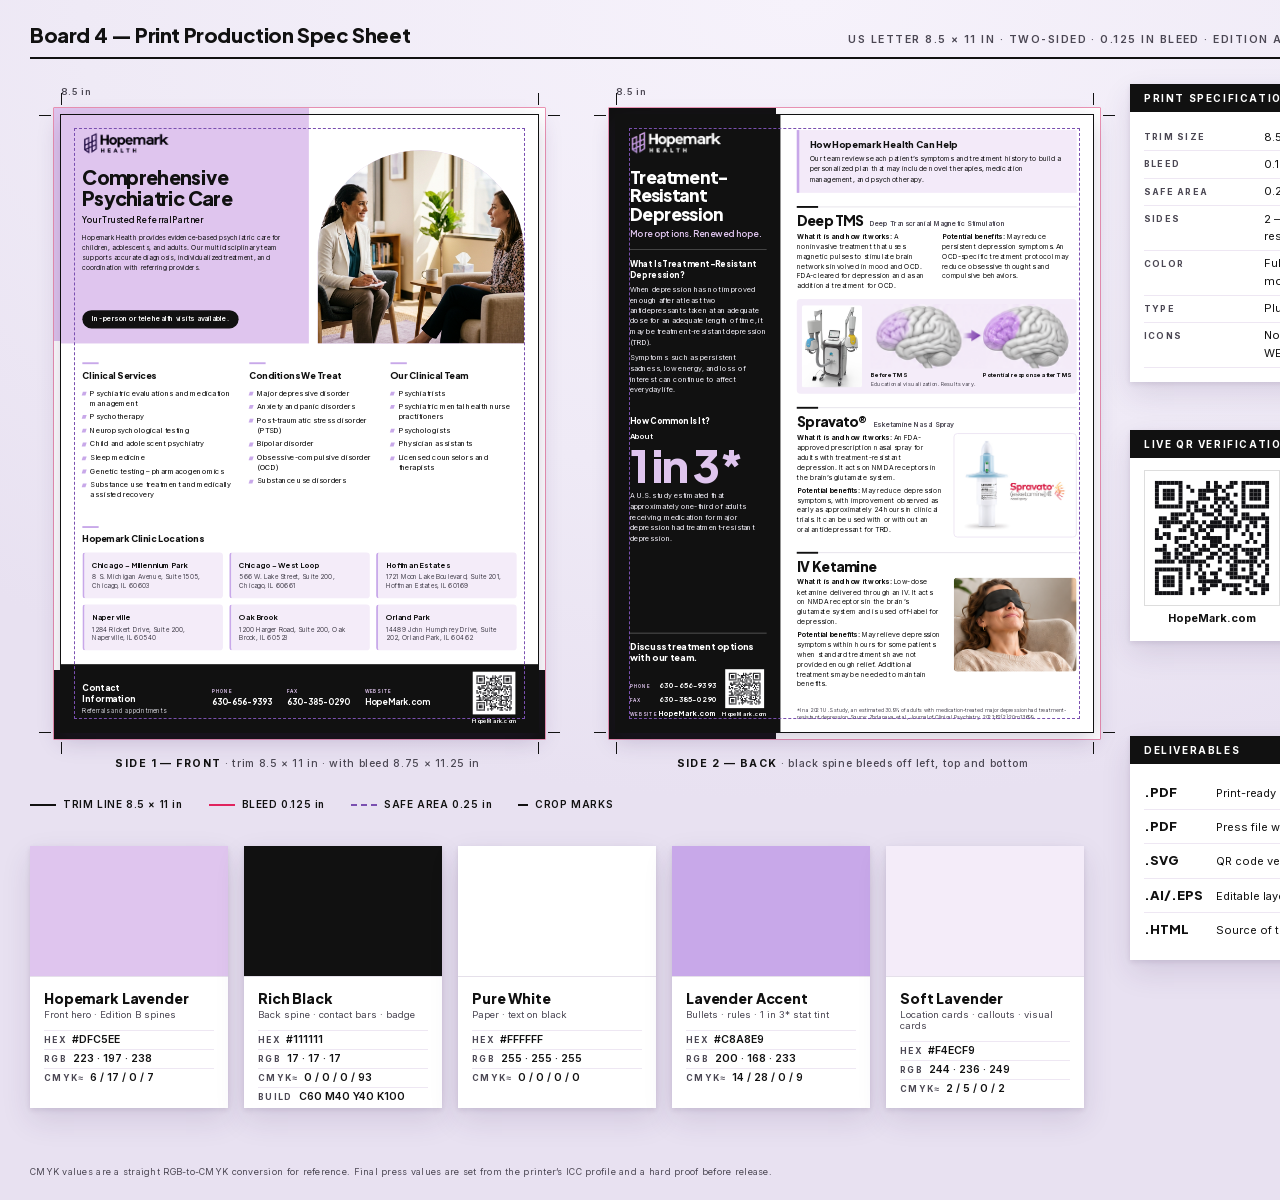
<file: board4.html>
<!DOCTYPE html><html lang="en"><head><meta charset="UTF-8"><meta name="viewport" content="width=device-width, initial-scale=1"><title>Hopemark Health – Print Production Spec Sheet</title><style>
@import url('assets/fonts/fonts.css');
.pg{--blk:#111111;--lav:#DFC5EE;--lav2:#C8A8E9;--soft:#F4ECF9;--call:#F3EAF9;--mut:#4B4753;
 position:relative;width:760px;aspect-ratio:8.5/11;background:#fff;color:#111;
 font-family:Inter,'Helvetica Neue',Arial,sans-serif;font-size:10px;line-height:1.42;overflow:hidden;
 display:flex;flex-direction:column;-webkit-print-color-adjust:exact;print-color-adjust:exact;text-align:left;
 font-feature-settings:'kern' 1}
.pg *{box-sizing:border-box;margin:0;padding:0}
.pg img{display:block}
.pg h1,.pg h3,.pg h4,.pg h5,.pg .sub,.pg .stat,.pg .pill,.pg .bt1{font-family:'Plus Jakarta Sans',Inter,'Helvetica Neue',Arial,sans-serif}
.pg .bl{list-style:none}
.pg .bl li{position:relative;padding-left:13px;margin-bottom:6px;font-size:11.3px;line-height:1.4}
.pg .bl li::before{content:'';position:absolute;left:0;top:.42em;width:5.5px;height:5.5px;background:var(--lav2);transform:skewX(-18deg)}
.pg h3{font-size:14px;font-weight:800;letter-spacing:-.01em;margin-bottom:11px;padding-top:11px;position:relative}
.pg h3::before{content:'';position:absolute;left:0;top:0;width:26px;height:3.5px;background:var(--lav2)}
/* contact bits */
.pg .cts{display:flex;gap:24px}
.pg .ct{display:flex;flex-direction:column;gap:2px}
.pg .ctl{font-size:7.3px;letter-spacing:.2em;font-weight:600;color:var(--lav)}
.pg .ctv{font-family:'Plus Jakarta Sans',Inter,sans-serif;font-size:13px;font-weight:700;color:#fff;letter-spacing:-.005em;white-space:nowrap}
.pg .cts.stack{flex-direction:column;gap:6px}
.pg .cts.stack .ct{flex-direction:row;align-items:baseline;gap:9px}
.pg .cts.stack .ctl{width:44px;flex:0 0 44px}
.pg .cts.stack .ctv{font-size:11.5px}
.pg .qr{display:flex;flex-direction:column;align-items:center;gap:4px;flex:0 0 auto}
.pg .qrb{background:#fff;padding:4px;width:68px;height:68px}
.pg .qrb img{width:100%;height:100%}
.pg .qr.sm .qrb{width:62px;height:62px}
.pg .qrt{font-size:8.6px;font-weight:600;color:#fff;letter-spacing:.02em}
.pg .bar{background:var(--blk);color:#fff;display:flex;align-items:center;justify-content:space-between;gap:20px;padding:0 34px}
.pg .bt1{font-size:13px;font-weight:800;letter-spacing:-.01em;color:#fff}
.pg .bt2{font-size:10px;color:#cfcfd6;margin-top:2px}
.pg .logo{height:36px;width:auto;align-self:flex-start}
.pg .sub{font-weight:600}
.pg .pill{background:var(--blk);color:#fff;border-radius:99px;padding:7px 16px;font-size:10.8px;font-weight:600;align-self:flex-start;letter-spacing:.01em;font-family:Inter,sans-serif!important}
.pg .intro{font-size:10.6px;line-height:1.5}
/* modules (shared back) */
.pg .callout{background:var(--call);padding:13px 16px 14px;border-left:4px solid var(--lav2)}
.pg .callout h5{font-size:14.5px;font-weight:800;letter-spacing:-.01em;margin-bottom:4px}
.pg .callout p{font-size:10.9px;line-height:1.48}
.pg .mod{position:relative;padding-top:10px;border-top:1px solid #d8d3df}
.pg .mod::before{content:'';position:absolute;left:0;top:-2px;width:34px;height:3px;background:var(--blk)}
.pg .mh{display:flex;align-items:baseline;gap:10px;margin-bottom:6px;flex-wrap:wrap}
.pg .mh h4{font-size:22px;font-weight:800;letter-spacing:-.025em;line-height:1.05}
.pg .ms{font-size:10.8px;font-weight:600;color:var(--mut)}
.pg .mod p{font-size:10.7px;line-height:1.46;margin-bottom:6px}
.pg .mod p b{font-weight:700}
.pg .m2c{display:grid;grid-template-columns:1fr 1fr;gap:16px}
.pg .mrow{display:grid;grid-template-columns:1fr 196px;gap:18px;align-items:start}
.pg .vcard{background:var(--soft);border-radius:6px;padding:8px}
.pg .vcard img{width:100%}
.pg .sprc{background:#fff;border:1px solid #e4d9ee;padding:4px}
.pg .ketc{padding:0;background:#fff;overflow:hidden}
.pg .ketc .kph{width:100%;height:150px;object-fit:cover;object-position:50% 40%;border-radius:6px}
.pg .tmsc{display:flex;gap:14px;align-items:center;margin-top:6px}
.pg .tmsph{flex:0 0 96px;background:#fff;border-radius:4px;overflow:hidden}
.pg .tmsph img{width:100%}
.pg .brw{flex:1}
.pg .brw img{width:100%;border-radius:3px}
.pg .brl{display:flex;justify-content:space-between;font-size:9.2px;font-weight:700;margin-top:4px;color:#111;gap:8px}
.pg .brc{font-size:8.4px;color:var(--mut);margin-top:3px}
.pg .fn{font-size:8.2px;line-height:1.4;color:var(--mut)}
/* sidebar (shared) */
.pg .sp .sec h5{font-size:12.6px;font-weight:800;letter-spacing:.01em;margin-bottom:5px}
.pg .sp .sec p{font-size:11.1px;line-height:1.52;margin-bottom:8px}
.pg .sp h1{font-size:28px;line-height:1.05;font-weight:800;letter-spacing:-.03em}
.pg .sp .sub{font-size:14px}
.pg .sp .about{font-size:12px;font-weight:600}
.pg .sp .stat{font-size:72px;font-weight:800;letter-spacing:-.045em;line-height:1;margin:1px 0 6px}
.pg .sp hr{border:0;height:1px}

/* ============ EDITION A ============ */
.fa .hero{flex:0 0 37%;display:grid;grid-template-columns:52% 48%}
.fa .hero-l{background:#DFC5EE;padding:28px 28px 24px 34px;display:flex;flex-direction:column}
.fa .hero h1{font-size:31px;line-height:1.05;font-weight:800;letter-spacing:-.035em;margin-top:20px}
.fa .hero .sub{font-size:13.5px;margin-top:8px}
.fa .hero .intro{margin-top:12px}
.fa .hero .pill{margin-top:auto}
.fa .hero-r{background:#fff;padding:56px 22px 0 14px;display:flex;align-items:flex-end}
.fa .arch{width:100%;height:100%;border-radius:999px 999px 0 0;overflow:hidden;background:var(--lav)}
.fa .arch img{width:100%;height:100%;object-fit:cover;object-position:60% 40%}
.fa .grid3{flex:1;display:grid;grid-template-columns:1.2fr 1fr 1fr;gap:24px;padding:30px 34px 0}
.fa .locs{padding:0 34px 22px}
.fa .lgrid{display:grid;grid-template-columns:repeat(3,1fr);gap:10px}
.fa .lc{background:var(--soft);border-radius:5px;padding:12px 13px 13px;border-left:3px solid var(--lav2)}
.pg .ln{font-size:11.6px;font-weight:700;font-family:'Plus Jakarta Sans',Inter,sans-serif}
.pg .la{font-size:10.3px;color:var(--mut);line-height:1.4;margin-top:3px}
.fa .bar{flex:0 0 11%}
.fa .bar-t{flex:0 0 138px}

.ba{flex-direction:row}
.ba .sp{flex:0 0 34%;background:var(--blk);color:#fff;padding:26px 22px 22px;display:flex;flex-direction:column;gap:0}
.ba .sp .logo{height:38px;margin-bottom:20px}
.ba .sp .sub{color:var(--lav);margin-top:8px}
.ba .sp hr{background:rgba(255,255,255,.35);margin:14px 0 14px}
.ba .sp .sec{margin-bottom:26px}
.ba .sp .sec h5{color:#fff}
.ba .sp .sec p{color:#e8e6ee}
.ba .sp .stat{color:var(--lav)}
.ba .sp .about{color:#fff}
.ba .sp-bot{margin-top:auto;border-top:1px solid rgba(255,255,255,.35);padding-top:12px}
.ba .disc{font-family:'Plus Jakarta Sans',Inter,sans-serif;font-size:14px;font-weight:800;line-height:1.25;margin-bottom:10px}
.ba .sp-cq{display:flex;justify-content:space-between;align-items:flex-end;gap:8px}
.ba .sp-cq .ctv{font-size:11px}
.ba .sp-cq .cts.stack .ctl{width:38px;flex-basis:38px}
.ba .mn{flex:1;padding:24px 26px 18px;display:flex;flex-direction:column;justify-content:space-between;gap:12px;min-width:0}
.ba .mn .m-tms{flex:0 0 auto}

/* ============ EDITION B ============ */
.fb .fb-top,.bb .bb-top{flex:1;display:flex;min-height:0}
.fb .sp,.bb .sp{flex:0 0 34%;background:#DFC5EE;padding:26px 22px 20px;display:flex;flex-direction:column}
.fb .sp .logo{height:40px;margin-bottom:26px}
.fb .sp .sec{margin-bottom:26px}
.fb .sp h3::before{background:#111}
.fb .sp .bl li::before{background:#111}
.fb .sp .sec:last-child,.bb .sp .sec:last-child{margin-top:auto;margin-bottom:6px}
.fb .llist{display:flex;flex-direction:column;gap:13px}
.fb .ll{border-top:1px solid rgba(17,17,17,.28);padding-top:8px}
.fb .ll .la{color:#2c2634}
.fb .mn{flex:1;padding:30px 28px 18px;display:flex;flex-direction:column;min-width:0}
.fb h1{font-size:33px;line-height:1.04;font-weight:800;letter-spacing:-.035em}
.fb .mn .sub{font-size:14px;margin-top:9px}
.fb .mn .intro{margin-top:12px}
.fb .mn .pill{margin-top:14px}
.fb .ph{margin:18px 0 18px;border-radius:200px 200px 6px 6px;overflow:hidden;flex:1;min-height:300px;background:var(--lav)}
.fb .ph img{width:100%;height:100%;object-fit:cover;object-position:60% 35%}
.fb .two{display:grid;grid-template-columns:1fr 1fr;gap:20px}
.fb .bar,.bb .bar{flex:0 0 10.4%}
.fb .bar-t{flex:0 0 132px}

.bb .sp .logo{height:38px;margin-bottom:20px}
.bb .sp h1{color:#111}
.bb .sp .sub{margin-top:8px;color:#111}
.bb .sp hr{background:#111;opacity:.45;margin:14px 0}
.bb .sp .sec{margin-bottom:26px}
.bb .sp .sec p{color:#1c1823}
.bb .sp .stat{color:#111}
.bb .mn{flex:1;padding:20px 26px 8px;display:flex;flex-direction:column;justify-content:space-between;gap:10px;min-width:0}
.bb .fn{padding:6px 24px 8px}
.bb .bar{flex:0 0 9%}
.bb .bar-t{flex:0 0 180px}
.bb .bar .bt1{font-size:12.5px;line-height:1.25}
.bb .cts{gap:22px}
.bb .ctv{font-size:12.5px}
.k2{display:block}
[data-ket="1"] .k2{display:none!important}
[data-ket="2"] .k1{display:none!important}

html,body{margin:0;padding:0;width:1600px;height:1200px;overflow:hidden}
body{position:relative;font-family:Inter,'Helvetica Neue',Arial,sans-serif;color:#111;
 background:radial-gradient(1200px 800px at 50% 0%,#F6F2FB 0%,#EFEAF6 60%,#E8E1F1 100%)}
.hd{position:absolute;left:30px;right:30px;top:22px;display:flex;justify-content:space-between;align-items:baseline;border-bottom:2px solid #111;padding-bottom:10px}
.hd b{font-family:'Plus Jakarta Sans',Inter,sans-serif;font-size:20px;letter-spacing:-.02em;font-weight:800}
.hd span{font-size:10.5px;letter-spacing:.14em;font-weight:600;color:#4B4753}
.blk{position:absolute;top:84px;width:535px;height:700px}
.abs{position:absolute}
.bleedr{position:absolute;box-shadow:0 0 0 .5px rgba(224,36,94,.9)}
.pgs{position:absolute;overflow:hidden;box-shadow:0 8px 22px rgba(60,30,90,.22)}
.pgs .pg{transform-origin:0 0}
.trim{position:absolute;outline:.75px solid #111}
.safe{position:absolute;outline:.75px dashed #7A4FB0}
.cm{position:absolute;background:#111}
.bcap{position:absolute;left:0;right:0;top:664px;text-align:center;font-size:10.5px;letter-spacing:.14em;font-weight:700}
.bcap i{font-style:normal;font-weight:500;color:#4B4753;letter-spacing:.06em}
.dimh{position:absolute;font-size:9px;letter-spacing:.1em;font-weight:600;color:#4B4753}
.leg{position:absolute;left:30px;top:798px;width:1070px;display:flex;gap:26px;font-size:10px;font-weight:600;letter-spacing:.06em;align-items:center}
.leg .k{display:inline-block;width:26px;height:0;vertical-align:middle;margin-right:7px}
.sw{position:absolute;top:846px;width:198px;height:262px;background:#fff;box-shadow:0 2px 5px rgba(40,20,60,.1),0 12px 28px rgba(60,30,90,.12)}
.sw .c{height:130px;border-bottom:1px solid #e5e0ea}
.sw .n{padding:12px 14px 0;font-family:'Plus Jakarta Sans',Inter,sans-serif;font-weight:800;font-size:14px;letter-spacing:-.01em}
.sw .u{padding:2px 14px 0;font-size:9.5px;color:#4B4753}
.sw dl{margin:10px 14px 0;font-size:10.5px;line-height:1.7}
.sw dt{display:inline;font-size:8.5px;letter-spacing:.16em;font-weight:700;color:#4B4753}
.sw dd{display:inline;margin:0 0 0 6px;font-weight:600}
.sw dl div{border-top:1px solid #eee7f3}
.pnl{position:absolute;left:1130px;width:440px;background:#fff;box-shadow:0 2px 5px rgba(40,20,60,.1),0 12px 28px rgba(60,30,90,.12)}
.pnl .ph{background:#111;color:#fff;font-size:10px;letter-spacing:.16em;font-weight:700;padding:8px 14px}
.pnl .pb{padding:12px 14px 14px;font-size:11.2px;line-height:1.55}
table.sp{border-collapse:collapse;width:100%}
table.sp td{padding:4.5px 0;border-bottom:1px solid #eee7f3;vertical-align:top}
table.sp td:first-child{font-size:8.8px;letter-spacing:.14em;font-weight:700;color:#4B4753;width:120px;padding-top:6px}
.qv{display:flex;gap:16px;align-items:center}
.qv .qb{background:#fff;border:1px solid #ddd;padding:6px;width:122px;height:122px;flex:0 0 auto}
.qv .qb img{width:100%;height:100%;display:block}
.qv .qt{font-size:11px;font-weight:700;text-align:center;margin-top:4px}
.ok{display:inline-block;background:#DFC5EE;font-size:9px;letter-spacing:.14em;font-weight:700;padding:2px 7px;margin-bottom:5px}
.dl{list-style:none;margin:0;padding:0}
.dl li{display:grid;grid-template-columns:62px 1fr auto;gap:10px;align-items:baseline;padding:6px 0;border-bottom:1px solid #eee7f3;font-size:11px}
.dl li:last-child{border:0}
.dl .f{font-family:'Plus Jakarta Sans',Inter,sans-serif;font-weight:800;font-size:13px}
.dl .s{font-size:8.5px;letter-spacing:.14em;font-weight:700;padding:2px 7px;background:#DFC5EE}
.dl .s.w{background:#eee;color:#4B4753}
.dl a{color:#111;font-weight:600}
</style></head><body><div class="hd"><b>Board 4 — Print Production Spec Sheet</b><span>US LETTER 8.5 × 11 IN · TWO-SIDED · 0.125 IN BLEED · EDITION A SHOWN (EDITION B USES THE SAME SPEC)</span></div><div class="blk" style="left:30px"><div class="bleedr" style="left:24.0px;top:24.0px;width:491.02941176470586px;height:631.3235294117646px;background:linear-gradient(90deg,#DFC5EE 52%,#fff 52%) top/100% 37% no-repeat,linear-gradient(#111,#111) bottom/100% 11% no-repeat,#fff"></div><div class="pgs" style="left:31.014705882352942px;top:31.014705882352942px;width:477.0px;height:617.2941176470588px"><div class="pg-wrap" style="width:760px;transform:scale(0.6276315789473684);transform-origin:0 0">
<section class="pg fa" data-page="front-A">
  <div class="hero">
    <div class="hero-l">
      <img class="logo" src="assets/processed/logo_horizontal_dark_h.png" alt="Hopemark Health">
      <h1>Comprehensive Psychiatric Care</h1>
      <div class="sub">Your Trusted Referral Partner</div>
      <p class="intro">Hopemark Health provides evidence-based psychiatric care for children, adolescents, and adults. Our multidisciplinary team supports accurate diagnosis, individualized treatment, and coordination with referring providers.</p>
      <div class="pill">In-person or telehealth visits available.</div>
    </div>
    <div class="hero-r"><div class="arch"><img src="assets/processed/consultation_color.jpg" alt="Psychiatrist and patient in consultation"></div></div>
  </div>
  <div class="grid3">
    <div class="col"><h3>Clinical Services</h3><ul class="bl"><li>Psychiatric evaluations and medication management</li><li>Psychotherapy</li><li>Neuropsychological testing</li><li>Child and adolescent psychiatry</li><li>Sleep medicine</li><li>Genetic testing – pharmacogenomics</li><li>Substance use treatment and medically assisted recovery</li></ul></div>
    <div class="col"><h3>Conditions We Treat</h3><ul class="bl"><li>Major depressive disorder</li><li>Anxiety and panic disorders</li><li>Post-traumatic stress disorder (PTSD)</li><li>Bipolar disorder</li><li>Obsessive-compulsive disorder (OCD)</li><li>Substance use disorders</li></ul></div>
    <div class="col"><h3>Our Clinical Team</h3><ul class="bl"><li>Psychiatrists</li><li>Psychiatric mental health nurse practitioners</li><li>Psychologists</li><li>Physician assistants</li><li>Licensed counselors and therapists</li></ul></div>
  </div>
  <div class="locs"><h3>Hopemark Clinic Locations</h3><div class="lgrid"><div class="lc"><div class="ln">Chicago – Millennium Park</div><div class="la">8 S. Michigan Avenue, Suite 1505, Chicago, IL 60603</div></div><div class="lc"><div class="ln">Chicago – West Loop</div><div class="la">566 W. Lake Street, Suite 200, Chicago, IL 60661</div></div><div class="lc"><div class="ln">Hoffman Estates</div><div class="la">1721 Moon Lake Boulevard, Suite 201, Hoffman Estates, IL 60169</div></div><div class="lc"><div class="ln">Naperville</div><div class="la">1284 Rickert Drive, Suite 200, Naperville, IL 60540</div></div><div class="lc"><div class="ln">Oak Brook</div><div class="la">1200 Harger Road, Suite 200, Oak Brook, IL 60523</div></div><div class="lc"><div class="ln">Orland Park</div><div class="la">14489 John Humphrey Drive, Suite 202, Orland Park, IL 60462</div></div></div></div>
  <div class="bar">
    <div class="bar-t"><div class="bt1">Contact Information</div><div class="bt2">Referrals and appointments</div></div>
    <div class="cts "><div class="ct"><span class="ctl">PHONE</span><span class="ctv">630-656-9393</span></div><div class="ct"><span class="ctl">FAX</span><span class="ctv">630-385-0290</span></div><div class="ct"><span class="ctl">WEBSITE</span><span class="ctv">HopeMark.com</span></div></div>
    <div class="qr "><div class="qrb"><img src="assets/processed/qr_hopemark.svg" alt="QR code for HopeMark.com"></div><div class="qrt">HopeMark.com</div></div>
  </div>
</section></div></div><div class="safe" style="left:45.044117647058826px;top:45.044117647058826px;width:448.94117647058823px;height:589.2352941176471px"></div><div class="trim" style="left:31.014705882352942px;top:31.014705882352942px;width:477.0px;height:617.2941176470588px"></div><div class="cm" style="left:9.0px;top:30.614705882352943px;width:12px;height:.8px"></div><div class="cm" style="left:30.614705882352943px;top:9.0px;width:.8px;height:12px"></div><div class="cm" style="left:518.0294117647059px;top:30.614705882352943px;width:12px;height:.8px"></div><div class="cm" style="left:507.61470588235295px;top:9.0px;width:.8px;height:12px"></div><div class="cm" style="left:9.0px;top:647.9088235294117px;width:12px;height:.8px"></div><div class="cm" style="left:30.614705882352943px;top:658.3235294117646px;width:.8px;height:12px"></div><div class="cm" style="left:518.0294117647059px;top:647.9088235294117px;width:12px;height:.8px"></div><div class="cm" style="left:507.61470588235295px;top:658.3235294117646px;width:.8px;height:12px"></div><div class="dimh" style="left:31.014705882352942px;top:2px">8.5 in</div><div class="bcap" style="top:673.3235294117646px">SIDE 1 — FRONT <i>· trim 8.5 × 11 in · with bleed 8.75 × 11.25 in</i></div></div><div class="blk" style="left:585px"><div class="bleedr" style="left:24.0px;top:24.0px;width:491.02941176470586px;height:631.3235294117646px;background:linear-gradient(90deg,#111 34%,#fff 34%)"></div><div class="pgs" style="left:31.014705882352942px;top:31.014705882352942px;width:477.0px;height:617.2941176470588px"><div class="pg-wrap" style="width:760px;transform:scale(0.6276315789473684);transform-origin:0 0">
<section class="pg ba" data-page="back-A">
  <aside class="sp">
    <img class="logo" src="assets/processed/logo_horizontal_white.png" alt="Hopemark Health">
    <h1>Treatment-Resistant Depression</h1>
    <div class="sub">More options. Renewed hope.</div>
    <hr>
    <div class="sec"><h5>What Is Treatment-Resistant Depression?</h5><p>When depression has not improved enough after at least two antidepressants taken at an adequate dose for an adequate length of time, it may be treatment-resistant depression (TRD).</p><p>Symptoms such as persistent sadness, low energy, and loss of interest can continue to affect everyday life.</p></div>
    <div class="sec"><h5>How Common Is It?</h5><div class="about">About</div><div class="stat">1 in 3*</div><p>A U.S. study estimated that approximately one-third of adults receiving medication for major depression had treatment-resistant depression.</p></div>
    <div class="sp-bot">
      <div class="disc">Discuss treatment options with our team.</div>
      <div class="sp-cq"><div class="cts stack"><div class="ct"><span class="ctl">PHONE</span><span class="ctv">630-656-9393</span></div><div class="ct"><span class="ctl">FAX</span><span class="ctv">630-385-0290</span></div><div class="ct"><span class="ctl">WEBSITE</span><span class="ctv">HopeMark.com</span></div></div><div class="qr sm"><div class="qrb"><img src="assets/processed/qr_hopemark.svg" alt="QR code for HopeMark.com"></div><div class="qrt">HopeMark.com</div></div></div>
    </div>
  </aside>
  <div class="mn">
    <div class="callout"><h5>How Hopemark Health Can Help</h5><p>Our team reviews each patient’s symptoms and treatment history to build a personalized plan that may include novel therapies, medication management, and psychotherapy.</p></div>
    
<div class="mod m-tms">
  <div class="mh"><h4>Deep TMS</h4><div class="ms">Deep Transcranial Magnetic Stimulation</div></div>
  <div class="m2c">
    <p><b>What it is and how it works:</b> A noninvasive treatment that uses magnetic pulses to stimulate brain networks involved in mood and OCD. FDA-cleared for depression and as an additional treatment for OCD.</p>
    <p><b>Potential benefits:</b> May reduce persistent depression symptoms. An OCD-specific treatment protocol may reduce obsessive thoughts and compulsive behaviors.</p>
  </div>
  <div class="vcard tmsc">
    <div class="tmsph"><img src="assets/brainsway_tms.jpg" alt="BrainsWay Deep TMS device"></div>
    <div class="brw">
      <img src="assets/processed/brains_pair_clean.png" alt="Brain scan pair">
      <div class="brl"><span>Before TMS</span><span>Potential response after TMS</span></div>
      <div class="brc">Educational visualization. Results vary.</div>
    </div>
  </div>
</div>
<div class="mod m-spr">
  <div class="mh"><h4>Spravato®</h4><div class="ms">Esketamine Nasal Spray</div></div>
  <div class="mrow">
    <div class="mtx">
      <p><b>What it is and how it works:</b> An FDA-approved prescription nasal spray for adults with treatment-resistant depression. It acts on NMDA receptors in the brain’s glutamate system.</p>
      <p><b>Potential benefits:</b> May reduce depression symptoms, with improvement observed as early as approximately 24 hours in clinical trials. It can be used with or without an oral antidepressant for TRD.</p>
    </div>
    <div class="vcard sprc"><img src="assets/spravato.jpg" alt="Spravato nasal spray applicator and logo"></div>
  </div>
</div>
<div class="mod m-ket">
  <div class="mh"><h4>IV Ketamine</h4></div>
  <div class="mrow">
    <div class="mtx">
      <p><b>What it is and how it works:</b> Low-dose ketamine delivered through an IV. It acts on NMDA receptors in the brain’s glutamate system and is used off-label for depression.</p>
      <p><b>Potential benefits:</b> May relieve depression symptoms within hours for some patients when standard treatments have not provided enough relief. Additional treatments may be needed to maintain benefits.</p>
    </div>
    <div class="vcard ketc"><img class="k1 kph" src="assets/processed/ketamine_official_color.png" alt="Woman resting comfortably in a chair with an eye mask"></div>
  </div>
</div>
    <div class="fn">*In a 2021 U.S. study, an estimated 30.9% of adults with medication-treated major depression had treatment-resistant depression. Source: Zhdanava et al., Journal of Clinical Psychiatry. 2021;82(2):20m13699.</div>
  </div>
</section></div></div><div class="safe" style="left:45.044117647058826px;top:45.044117647058826px;width:448.94117647058823px;height:589.2352941176471px"></div><div class="trim" style="left:31.014705882352942px;top:31.014705882352942px;width:477.0px;height:617.2941176470588px"></div><div class="cm" style="left:9.0px;top:30.614705882352943px;width:12px;height:.8px"></div><div class="cm" style="left:30.614705882352943px;top:9.0px;width:.8px;height:12px"></div><div class="cm" style="left:518.0294117647059px;top:30.614705882352943px;width:12px;height:.8px"></div><div class="cm" style="left:507.61470588235295px;top:9.0px;width:.8px;height:12px"></div><div class="cm" style="left:9.0px;top:647.9088235294117px;width:12px;height:.8px"></div><div class="cm" style="left:30.614705882352943px;top:658.3235294117646px;width:.8px;height:12px"></div><div class="cm" style="left:518.0294117647059px;top:647.9088235294117px;width:12px;height:.8px"></div><div class="cm" style="left:507.61470588235295px;top:658.3235294117646px;width:.8px;height:12px"></div><div class="dimh" style="left:31.014705882352942px;top:2px">8.5 in</div><div class="bcap" style="top:673.3235294117646px">SIDE 2 — BACK <i>· black spine bleeds off left, top and bottom</i></div></div><div class="leg"><span><span class="k" style="border-top:2px solid #111"></span>TRIM LINE 8.5 × 11 in</span><span><span class="k" style="border-top:2px solid #E0245E"></span>BLEED 0.125 in</span><span><span class="k" style="border-top:2px dashed #7A4FB0"></span>SAFE AREA 0.25 in</span><span><span class="k" style="border-top:2px solid #111;width:10px"></span>CROP MARKS</span></div><div class="sw" style="left:30px"><div class="c" style="background:#DFC5EE"></div><div class="n">Hopemark Lavender</div><div class="u">Front hero · Edition B spines</div><dl><div><dt>HEX</dt><dd>#DFC5EE</dd></div><div><dt>RGB</dt><dd>223 · 197 · 238</dd></div><div><dt>CMYK≈</dt><dd>6 / 17 / 0 / 7</dd></div></dl></div><div class="sw" style="left:244px"><div class="c" style="background:#111111"></div><div class="n">Rich Black</div><div class="u">Back spine · contact bars · badge</div><dl><div><dt>HEX</dt><dd>#111111</dd></div><div><dt>RGB</dt><dd>17 · 17 · 17</dd></div><div><dt>CMYK≈</dt><dd>0 / 0 / 0 / 93</dd></div><div><dt>BUILD</dt><dd>C60 M40 Y40 K100</dd></div></dl></div><div class="sw" style="left:458px"><div class="c" style="background:#FFFFFF"></div><div class="n">Pure White</div><div class="u">Paper · text on black</div><dl><div><dt>HEX</dt><dd>#FFFFFF</dd></div><div><dt>RGB</dt><dd>255 · 255 · 255</dd></div><div><dt>CMYK≈</dt><dd>0 / 0 / 0 / 0</dd></div></dl></div><div class="sw" style="left:672px"><div class="c" style="background:#C8A8E9"></div><div class="n">Lavender Accent</div><div class="u">Bullets · rules · 1 in 3* stat tint</div><dl><div><dt>HEX</dt><dd>#C8A8E9</dd></div><div><dt>RGB</dt><dd>200 · 168 · 233</dd></div><div><dt>CMYK≈</dt><dd>14 / 28 / 0 / 9</dd></div></dl></div><div class="sw" style="left:886px"><div class="c" style="background:#F4ECF9"></div><div class="n">Soft Lavender</div><div class="u">Location cards · callouts · visual cards</div><dl><div><dt>HEX</dt><dd>#F4ECF9</dd></div><div><dt>RGB</dt><dd>244 · 236 · 249</dd></div><div><dt>CMYK≈</dt><dd>2 / 5 / 0 / 2</dd></div></dl></div><div class="abs" style="left:30px;top:1166px;font-size:9px;color:#4B4753;letter-spacing:.03em;width:1070px">CMYK values are a straight RGB-to-CMYK conversion for reference. Final press values are set from the printer’s ICC profile and a hard proof before release.</div><div class="pnl" style="top:84px"><div class="ph">PRINT SPECIFICATION</div><div class="pb"><table class="sp"><tr><td>TRIM SIZE</td><td>8.5 × 11 in (215.9 × 279.4 mm), portrait</td></tr><tr><td>BLEED</td><td>0.125 in (3.18 mm) on all sides → 8.75 × 11.25 in</td></tr><tr><td>SAFE AREA</td><td>0.25 in inside trim for all text and QR codes</td></tr><tr><td>SIDES</td><td>2 — front (clinic overview) and back (treatment-resistant depression)</td></tr><tr><td>COLOR</td><td>Full-color photography, no grayscale or monochrome filters</td></tr><tr><td>TYPE</td><td>Plus Jakarta Sans + Inter, embedded in the PDF</td></tr><tr><td>ICONS</td><td>None. Contact labels are set as type: PHONE · FAX · WEBSITE</td></tr></table></div></div><div class="pnl" style="top:430px"><div class="ph">LIVE QR VERIFICATION</div><div class="pb"><div class="qv"><div><div class="qb"><img src="assets/processed/qr_hopemark.svg" alt="QR code"></div><div class="qt">HopeMark.com</div></div><div><span class="ok">DECODED · MATCHES</span><br><b>https://hopemark.com/</b><br>The vector file <b>qr_hopemark.svg</b> and the raster copy were both decoded with a QR reader on 2026-11-09. On the flyer the QR sits in a white box with HopeMark.com printed directly beneath it, on the front bar and the back spine.</div></div></div></div><div class="pnl" style="top:736px"><div class="ph">DELIVERABLES</div><div class="pb"><ul class="dl"><li><span class="f">.PDF</span><span>Print-ready 8.5 × 11 in, both sides · <a href="downloads/hopemark-flyer-edition-A-ketamine-option-1.pdf">A</a> · <a href="downloads/hopemark-flyer-edition-B-ketamine-option-2.pdf">B</a></span><span class="s">NOW</span></li><li><span class="f">.PDF</span><span>Press file with 0.125 in bleed and crop marks</span><span class="s w">NOW</span></li><li><span class="f">.SVG</span><span>QR code vector · <a href="assets/processed/qr_hopemark.svg">qr_hopemark.svg</a></span><span class="s">NOW</span></li><li><span class="f">.AI/.EPS</span><span>Editable layered artwork</span><span class="s w">NOW</span></li><li><span class="f">.HTML</span><span>Source of this site · <a href="index.html">index.html</a></span><span class="s">NOW</span></li></ul></div></div></body></html>
</file>
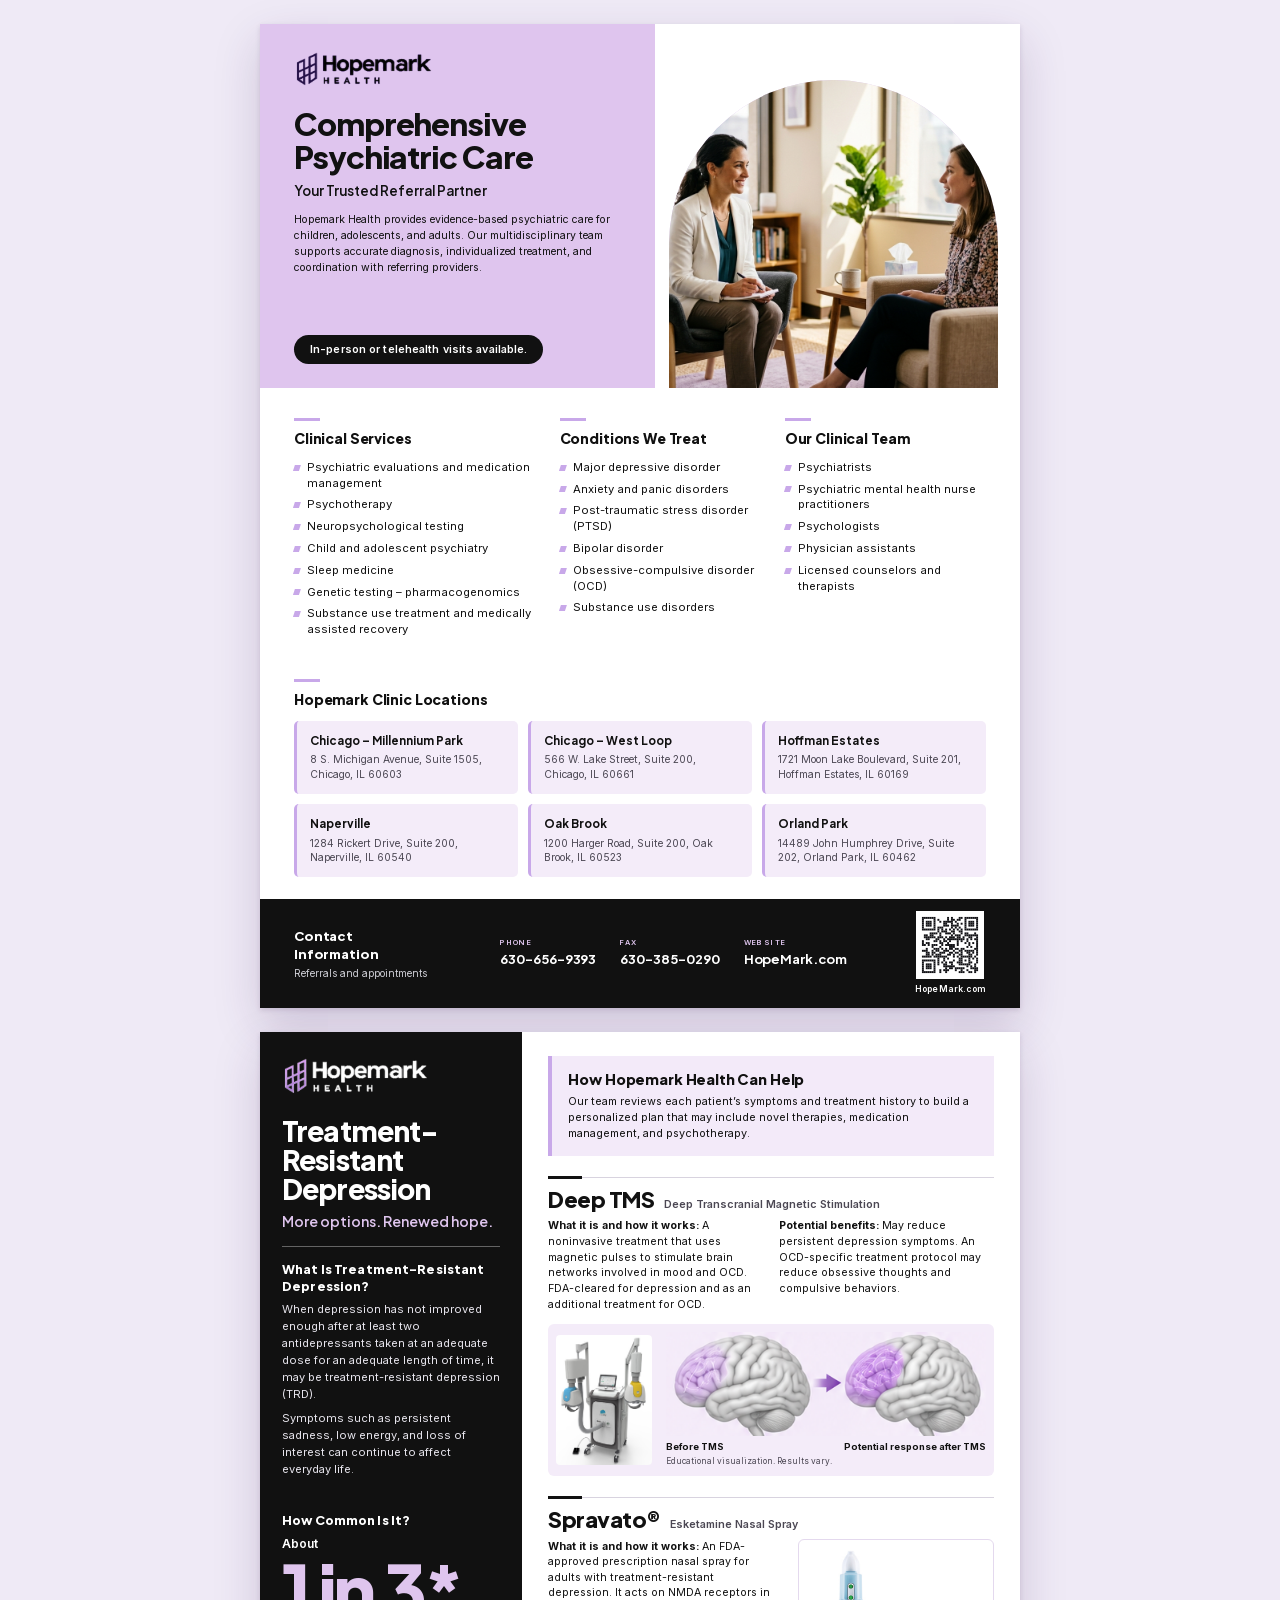
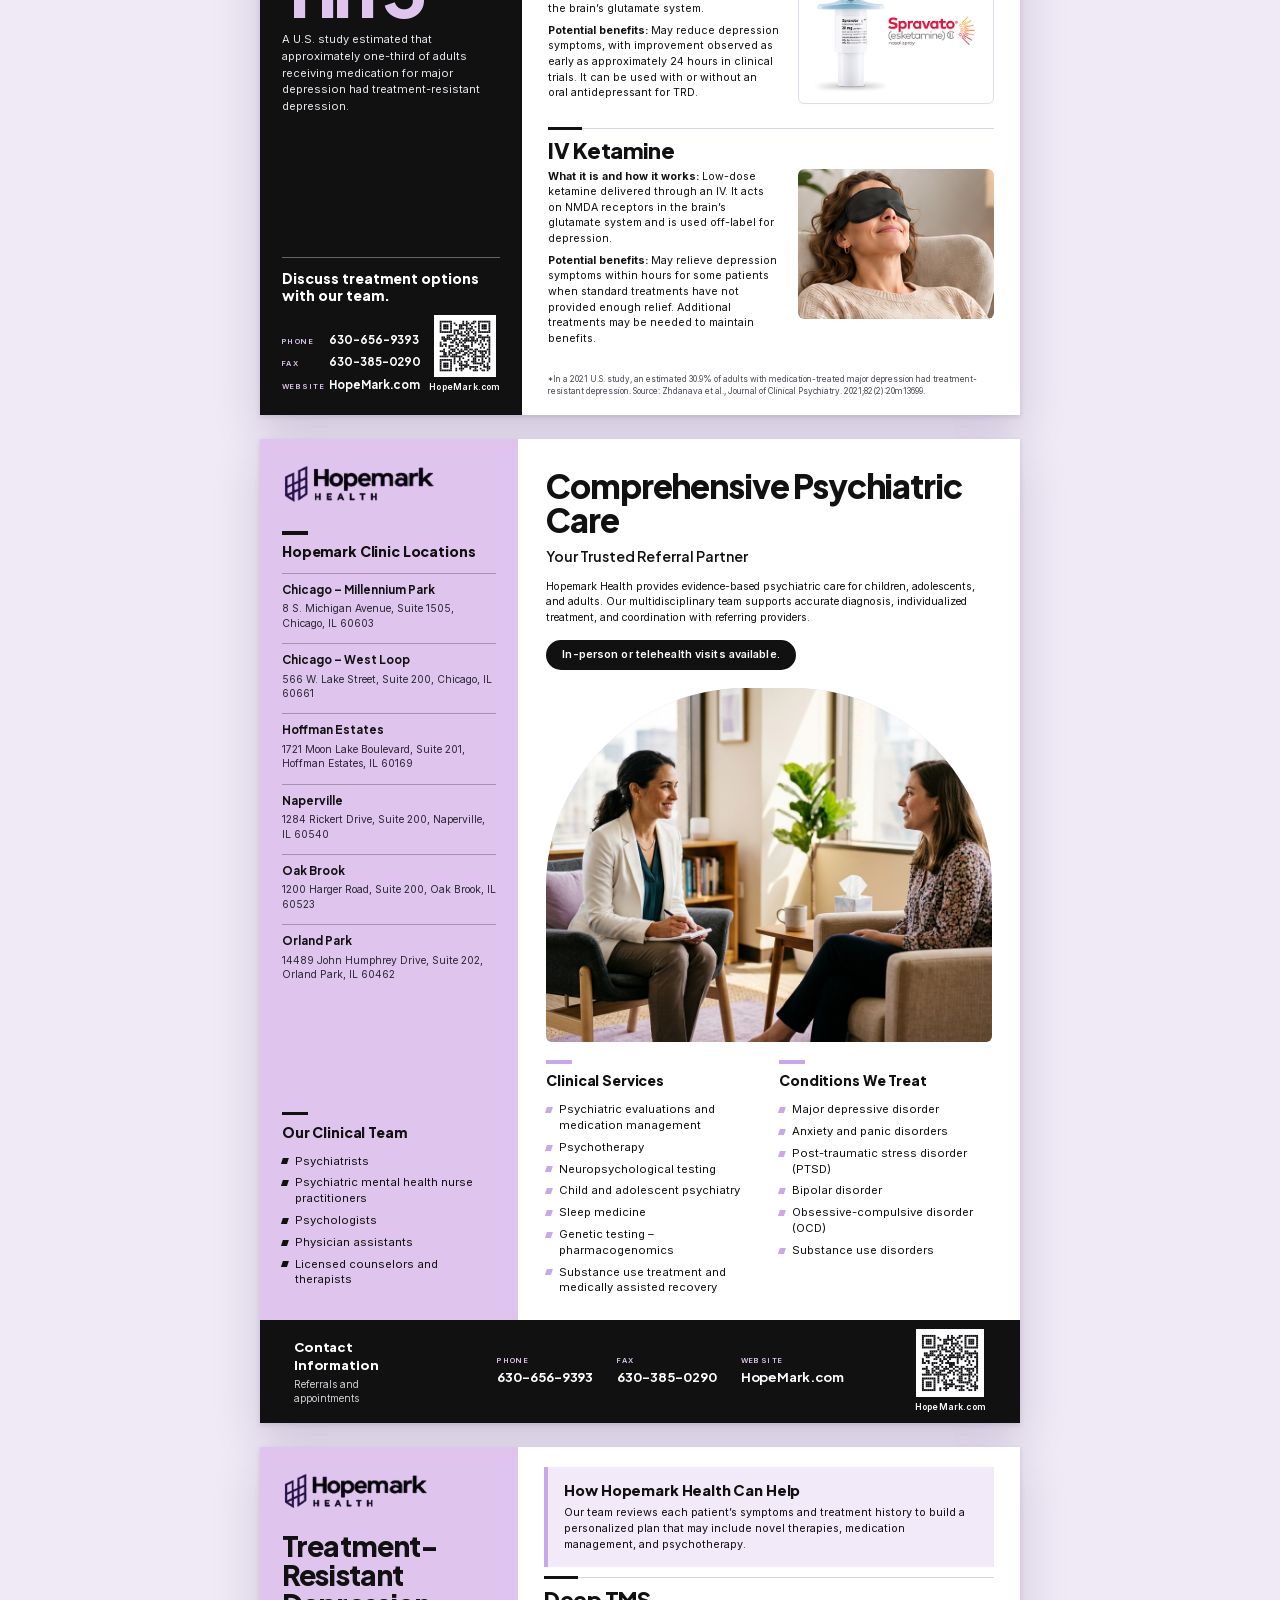
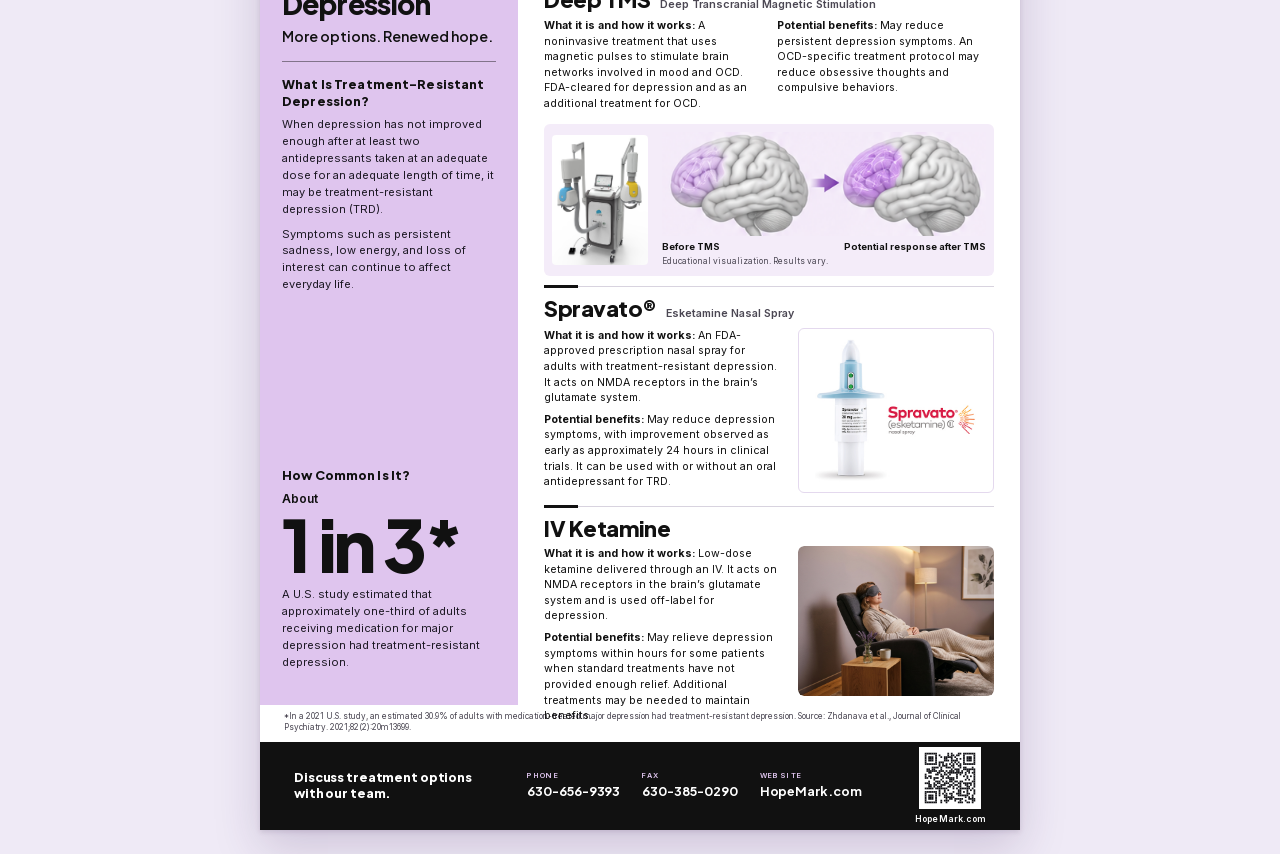
<file: print_sheets.html>
<!DOCTYPE html><html lang="en"><head><meta charset="UTF-8"><meta name="viewport" content="width=device-width, initial-scale=1"><title>Hopemark Health – Print Sheets 8.5 × 11 (Edition A + B)</title><style>
@import url('assets/fonts/fonts.css');
.pg{--blk:#111111;--lav:#DFC5EE;--lav2:#C8A8E9;--soft:#F4ECF9;--call:#F3EAF9;--mut:#4B4753;
 position:relative;width:760px;aspect-ratio:8.5/11;background:#fff;color:#111;
 font-family:Inter,'Helvetica Neue',Arial,sans-serif;font-size:10px;line-height:1.42;overflow:hidden;
 display:flex;flex-direction:column;-webkit-print-color-adjust:exact;print-color-adjust:exact;text-align:left;
 font-feature-settings:'kern' 1}
.pg *{box-sizing:border-box;margin:0;padding:0}
.pg img{display:block}
.pg h1,.pg h3,.pg h4,.pg h5,.pg .sub,.pg .stat,.pg .pill,.pg .bt1{font-family:'Plus Jakarta Sans',Inter,'Helvetica Neue',Arial,sans-serif}
.pg .bl{list-style:none}
.pg .bl li{position:relative;padding-left:13px;margin-bottom:6px;font-size:11.3px;line-height:1.4}
.pg .bl li::before{content:'';position:absolute;left:0;top:.42em;width:5.5px;height:5.5px;background:var(--lav2);transform:skewX(-18deg)}
.pg h3{font-size:14px;font-weight:800;letter-spacing:-.01em;margin-bottom:11px;padding-top:11px;position:relative}
.pg h3::before{content:'';position:absolute;left:0;top:0;width:26px;height:3.5px;background:var(--lav2)}
/* contact bits */
.pg .cts{display:flex;gap:24px}
.pg .ct{display:flex;flex-direction:column;gap:2px}
.pg .ctl{font-size:7.3px;letter-spacing:.2em;font-weight:600;color:var(--lav)}
.pg .ctv{font-family:'Plus Jakarta Sans',Inter,sans-serif;font-size:13px;font-weight:700;color:#fff;letter-spacing:-.005em;white-space:nowrap}
.pg .cts.stack{flex-direction:column;gap:6px}
.pg .cts.stack .ct{flex-direction:row;align-items:baseline;gap:9px}
.pg .cts.stack .ctl{width:44px;flex:0 0 44px}
.pg .cts.stack .ctv{font-size:11.5px}
.pg .qr{display:flex;flex-direction:column;align-items:center;gap:4px;flex:0 0 auto}
.pg .qrb{background:#fff;padding:4px;width:68px;height:68px}
.pg .qrb img{width:100%;height:100%}
.pg .qr.sm .qrb{width:62px;height:62px}
.pg .qrt{font-size:8.6px;font-weight:600;color:#fff;letter-spacing:.02em}
.pg .bar{background:var(--blk);color:#fff;display:flex;align-items:center;justify-content:space-between;gap:20px;padding:0 34px}
.pg .bt1{font-size:13px;font-weight:800;letter-spacing:-.01em;color:#fff}
.pg .bt2{font-size:10px;color:#cfcfd6;margin-top:2px}
.pg .logo{height:36px;width:auto;align-self:flex-start}
.pg .sub{font-weight:600}
.pg .pill{background:var(--blk);color:#fff;border-radius:99px;padding:7px 16px;font-size:10.8px;font-weight:600;align-self:flex-start;letter-spacing:.01em;font-family:Inter,sans-serif!important}
.pg .intro{font-size:10.6px;line-height:1.5}
/* modules (shared back) */
.pg .callout{background:var(--call);padding:13px 16px 14px;border-left:4px solid var(--lav2)}
.pg .callout h5{font-size:14.5px;font-weight:800;letter-spacing:-.01em;margin-bottom:4px}
.pg .callout p{font-size:10.9px;line-height:1.48}
.pg .mod{position:relative;padding-top:10px;border-top:1px solid #d8d3df}
.pg .mod::before{content:'';position:absolute;left:0;top:-2px;width:34px;height:3px;background:var(--blk)}
.pg .mh{display:flex;align-items:baseline;gap:10px;margin-bottom:6px;flex-wrap:wrap}
.pg .mh h4{font-size:22px;font-weight:800;letter-spacing:-.025em;line-height:1.05}
.pg .ms{font-size:10.8px;font-weight:600;color:var(--mut)}
.pg .mod p{font-size:10.7px;line-height:1.46;margin-bottom:6px}
.pg .mod p b{font-weight:700}
.pg .m2c{display:grid;grid-template-columns:1fr 1fr;gap:16px}
.pg .mrow{display:grid;grid-template-columns:1fr 196px;gap:18px;align-items:start}
.pg .vcard{background:var(--soft);border-radius:6px;padding:8px}
.pg .vcard img{width:100%}
.pg .sprc{background:#fff;border:1px solid #e4d9ee;padding:4px}
.pg .ketc{padding:0;background:#fff;overflow:hidden}
.pg .ketc .kph{width:100%;height:150px;object-fit:cover;object-position:50% 40%;border-radius:6px}
.pg .tmsc{display:flex;gap:14px;align-items:center;margin-top:6px}
.pg .tmsph{flex:0 0 96px;background:#fff;border-radius:4px;overflow:hidden}
.pg .tmsph img{width:100%}
.pg .brw{flex:1}
.pg .brw img{width:100%;border-radius:3px}
.pg .brl{display:flex;justify-content:space-between;font-size:9.2px;font-weight:700;margin-top:4px;color:#111;gap:8px}
.pg .brc{font-size:8.4px;color:var(--mut);margin-top:3px}
.pg .fn{font-size:8.2px;line-height:1.4;color:var(--mut)}
/* sidebar (shared) */
.pg .sp .sec h5{font-size:12.6px;font-weight:800;letter-spacing:.01em;margin-bottom:5px}
.pg .sp .sec p{font-size:11.1px;line-height:1.52;margin-bottom:8px}
.pg .sp h1{font-size:28px;line-height:1.05;font-weight:800;letter-spacing:-.03em}
.pg .sp .sub{font-size:14px}
.pg .sp .about{font-size:12px;font-weight:600}
.pg .sp .stat{font-size:72px;font-weight:800;letter-spacing:-.045em;line-height:1;margin:1px 0 6px}
.pg .sp hr{border:0;height:1px}

/* ============ EDITION A ============ */
.fa .hero{flex:0 0 37%;display:grid;grid-template-columns:52% 48%}
.fa .hero-l{background:#DFC5EE;padding:28px 28px 24px 34px;display:flex;flex-direction:column}
.fa .hero h1{font-size:31px;line-height:1.05;font-weight:800;letter-spacing:-.035em;margin-top:20px}
.fa .hero .sub{font-size:13.5px;margin-top:8px}
.fa .hero .intro{margin-top:12px}
.fa .hero .pill{margin-top:auto}
.fa .hero-r{background:#fff;padding:56px 22px 0 14px;display:flex;align-items:flex-end}
.fa .arch{width:100%;height:100%;border-radius:999px 999px 0 0;overflow:hidden;background:var(--lav)}
.fa .arch img{width:100%;height:100%;object-fit:cover;object-position:60% 40%}
.fa .grid3{flex:1;display:grid;grid-template-columns:1.2fr 1fr 1fr;gap:24px;padding:30px 34px 0}
.fa .locs{padding:0 34px 22px}
.fa .lgrid{display:grid;grid-template-columns:repeat(3,1fr);gap:10px}
.fa .lc{background:var(--soft);border-radius:5px;padding:12px 13px 13px;border-left:3px solid var(--lav2)}
.pg .ln{font-size:11.6px;font-weight:700;font-family:'Plus Jakarta Sans',Inter,sans-serif}
.pg .la{font-size:10.3px;color:var(--mut);line-height:1.4;margin-top:3px}
.fa .bar{flex:0 0 11%}
.fa .bar-t{flex:0 0 138px}

.ba{flex-direction:row}
.ba .sp{flex:0 0 34%;background:var(--blk);color:#fff;padding:26px 22px 22px;display:flex;flex-direction:column;gap:0}
.ba .sp .logo{height:38px;margin-bottom:20px}
.ba .sp .sub{color:var(--lav);margin-top:8px}
.ba .sp hr{background:rgba(255,255,255,.35);margin:14px 0 14px}
.ba .sp .sec{margin-bottom:26px}
.ba .sp .sec h5{color:#fff}
.ba .sp .sec p{color:#e8e6ee}
.ba .sp .stat{color:var(--lav)}
.ba .sp .about{color:#fff}
.ba .sp-bot{margin-top:auto;border-top:1px solid rgba(255,255,255,.35);padding-top:12px}
.ba .disc{font-family:'Plus Jakarta Sans',Inter,sans-serif;font-size:14px;font-weight:800;line-height:1.25;margin-bottom:10px}
.ba .sp-cq{display:flex;justify-content:space-between;align-items:flex-end;gap:8px}
.ba .sp-cq .ctv{font-size:11px}
.ba .sp-cq .cts.stack .ctl{width:38px;flex-basis:38px}
.ba .mn{flex:1;padding:24px 26px 18px;display:flex;flex-direction:column;justify-content:space-between;gap:12px;min-width:0}
.ba .mn .m-tms{flex:0 0 auto}

/* ============ EDITION B ============ */
.fb .fb-top,.bb .bb-top{flex:1;display:flex;min-height:0}
.fb .sp,.bb .sp{flex:0 0 34%;background:#DFC5EE;padding:26px 22px 20px;display:flex;flex-direction:column}
.fb .sp .logo{height:40px;margin-bottom:26px}
.fb .sp .sec{margin-bottom:26px}
.fb .sp h3::before{background:#111}
.fb .sp .bl li::before{background:#111}
.fb .sp .sec:last-child,.bb .sp .sec:last-child{margin-top:auto;margin-bottom:6px}
.fb .llist{display:flex;flex-direction:column;gap:13px}
.fb .ll{border-top:1px solid rgba(17,17,17,.28);padding-top:8px}
.fb .ll .la{color:#2c2634}
.fb .mn{flex:1;padding:30px 28px 18px;display:flex;flex-direction:column;min-width:0}
.fb h1{font-size:33px;line-height:1.04;font-weight:800;letter-spacing:-.035em}
.fb .mn .sub{font-size:14px;margin-top:9px}
.fb .mn .intro{margin-top:12px}
.fb .mn .pill{margin-top:14px}
.fb .ph{margin:18px 0 18px;border-radius:200px 200px 6px 6px;overflow:hidden;flex:1;min-height:300px;background:var(--lav)}
.fb .ph img{width:100%;height:100%;object-fit:cover;object-position:60% 35%}
.fb .two{display:grid;grid-template-columns:1fr 1fr;gap:20px}
.fb .bar,.bb .bar{flex:0 0 10.4%}
.fb .bar-t{flex:0 0 132px}

.bb .sp .logo{height:38px;margin-bottom:20px}
.bb .sp h1{color:#111}
.bb .sp .sub{margin-top:8px;color:#111}
.bb .sp hr{background:#111;opacity:.45;margin:14px 0}
.bb .sp .sec{margin-bottom:26px}
.bb .sp .sec p{color:#1c1823}
.bb .sp .stat{color:#111}
.bb .mn{flex:1;padding:20px 26px 8px;display:flex;flex-direction:column;justify-content:space-between;gap:10px;min-width:0}
.bb .fn{padding:6px 24px 8px}
.bb .bar{flex:0 0 9%}
.bb .bar-t{flex:0 0 180px}
.bb .bar .bt1{font-size:12.5px;line-height:1.25}
.bb .cts{gap:22px}
.bb .ctv{font-size:12.5px}
.k2{display:block}
[data-ket="1"] .k2{display:none!important}
[data-ket="2"] .k1{display:none!important}

html,body{margin:0;padding:0;background:#EFEAF6;font-family:Inter,Arial,sans-serif;color:#111}
.sheet{width:760px;box-shadow:0 2px 5px rgba(40,20,60,.12),0 18px 44px rgba(60,30,90,.18);background:#fff}
@page{size:8.5in 11in;margin:0}
@media print{
 html,body{background:#fff;width:auto;height:auto}
 .noprint{display:none!important}
 .stage{display:block!important;padding:0!important;gap:0!important}
 .sheet{width:8.5in;height:11in;overflow:hidden;box-shadow:none;break-after:page;page-break-after:always}
 .sheet:last-child{break-after:auto;page-break-after:auto}
 .sheet .pg{transform:scale(1.073684);transform-origin:0 0}
}

[data-ed="A"] .ed-B{display:none!important}
[data-ed="B"] .ed-A{display:none!important}
.ed{display:contents}
</style></head><body id="root" data-ed="all"><div class="stage" style="display:flex;flex-direction:column;gap:24px;align-items:center;padding:24px 0"><div class="ed ed-A" data-ket="1"><div class="sheet">
<section class="pg fa" data-page="front-A">
  <div class="hero">
    <div class="hero-l">
      <img class="logo" src="assets/processed/logo_horizontal_dark_h.png" alt="Hopemark Health">
      <h1>Comprehensive Psychiatric Care</h1>
      <div class="sub">Your Trusted Referral Partner</div>
      <p class="intro">Hopemark Health provides evidence-based psychiatric care for children, adolescents, and adults. Our multidisciplinary team supports accurate diagnosis, individualized treatment, and coordination with referring providers.</p>
      <div class="pill">In-person or telehealth visits available.</div>
    </div>
    <div class="hero-r"><div class="arch"><img src="assets/processed/consultation_color.jpg" alt="Psychiatrist and patient in consultation"></div></div>
  </div>
  <div class="grid3">
    <div class="col"><h3>Clinical Services</h3><ul class="bl"><li>Psychiatric evaluations and medication management</li><li>Psychotherapy</li><li>Neuropsychological testing</li><li>Child and adolescent psychiatry</li><li>Sleep medicine</li><li>Genetic testing – pharmacogenomics</li><li>Substance use treatment and medically assisted recovery</li></ul></div>
    <div class="col"><h3>Conditions We Treat</h3><ul class="bl"><li>Major depressive disorder</li><li>Anxiety and panic disorders</li><li>Post-traumatic stress disorder (PTSD)</li><li>Bipolar disorder</li><li>Obsessive-compulsive disorder (OCD)</li><li>Substance use disorders</li></ul></div>
    <div class="col"><h3>Our Clinical Team</h3><ul class="bl"><li>Psychiatrists</li><li>Psychiatric mental health nurse practitioners</li><li>Psychologists</li><li>Physician assistants</li><li>Licensed counselors and therapists</li></ul></div>
  </div>
  <div class="locs"><h3>Hopemark Clinic Locations</h3><div class="lgrid"><div class="lc"><div class="ln">Chicago – Millennium Park</div><div class="la">8 S. Michigan Avenue, Suite 1505, Chicago, IL 60603</div></div><div class="lc"><div class="ln">Chicago – West Loop</div><div class="la">566 W. Lake Street, Suite 200, Chicago, IL 60661</div></div><div class="lc"><div class="ln">Hoffman Estates</div><div class="la">1721 Moon Lake Boulevard, Suite 201, Hoffman Estates, IL 60169</div></div><div class="lc"><div class="ln">Naperville</div><div class="la">1284 Rickert Drive, Suite 200, Naperville, IL 60540</div></div><div class="lc"><div class="ln">Oak Brook</div><div class="la">1200 Harger Road, Suite 200, Oak Brook, IL 60523</div></div><div class="lc"><div class="ln">Orland Park</div><div class="la">14489 John Humphrey Drive, Suite 202, Orland Park, IL 60462</div></div></div></div>
  <div class="bar">
    <div class="bar-t"><div class="bt1">Contact Information</div><div class="bt2">Referrals and appointments</div></div>
    <div class="cts "><div class="ct"><span class="ctl">PHONE</span><span class="ctv">630-656-9393</span></div><div class="ct"><span class="ctl">FAX</span><span class="ctv">630-385-0290</span></div><div class="ct"><span class="ctl">WEBSITE</span><span class="ctv">HopeMark.com</span></div></div>
    <div class="qr "><div class="qrb"><img src="assets/processed/qr_hopemark.svg" alt="QR code for HopeMark.com"></div><div class="qrt">HopeMark.com</div></div>
  </div>
</section></div><div class="sheet">
<section class="pg ba" data-page="back-A">
  <aside class="sp">
    <img class="logo" src="assets/processed/logo_horizontal_white.png" alt="Hopemark Health">
    <h1>Treatment-Resistant Depression</h1>
    <div class="sub">More options. Renewed hope.</div>
    <hr>
    <div class="sec"><h5>What Is Treatment-Resistant Depression?</h5><p>When depression has not improved enough after at least two antidepressants taken at an adequate dose for an adequate length of time, it may be treatment-resistant depression (TRD).</p><p>Symptoms such as persistent sadness, low energy, and loss of interest can continue to affect everyday life.</p></div>
    <div class="sec"><h5>How Common Is It?</h5><div class="about">About</div><div class="stat">1 in 3*</div><p>A U.S. study estimated that approximately one-third of adults receiving medication for major depression had treatment-resistant depression.</p></div>
    <div class="sp-bot">
      <div class="disc">Discuss treatment options with our team.</div>
      <div class="sp-cq"><div class="cts stack"><div class="ct"><span class="ctl">PHONE</span><span class="ctv">630-656-9393</span></div><div class="ct"><span class="ctl">FAX</span><span class="ctv">630-385-0290</span></div><div class="ct"><span class="ctl">WEBSITE</span><span class="ctv">HopeMark.com</span></div></div><div class="qr sm"><div class="qrb"><img src="assets/processed/qr_hopemark.svg" alt="QR code for HopeMark.com"></div><div class="qrt">HopeMark.com</div></div></div>
    </div>
  </aside>
  <div class="mn">
    <div class="callout"><h5>How Hopemark Health Can Help</h5><p>Our team reviews each patient’s symptoms and treatment history to build a personalized plan that may include novel therapies, medication management, and psychotherapy.</p></div>
    
<div class="mod m-tms">
  <div class="mh"><h4>Deep TMS</h4><div class="ms">Deep Transcranial Magnetic Stimulation</div></div>
  <div class="m2c">
    <p><b>What it is and how it works:</b> A noninvasive treatment that uses magnetic pulses to stimulate brain networks involved in mood and OCD. FDA-cleared for depression and as an additional treatment for OCD.</p>
    <p><b>Potential benefits:</b> May reduce persistent depression symptoms. An OCD-specific treatment protocol may reduce obsessive thoughts and compulsive behaviors.</p>
  </div>
  <div class="vcard tmsc">
    <div class="tmsph"><img src="assets/brainsway_tms.jpg" alt="BrainsWay Deep TMS device"></div>
    <div class="brw">
      <img src="assets/processed/brains_pair_clean.png" alt="Brain scan pair">
      <div class="brl"><span>Before TMS</span><span>Potential response after TMS</span></div>
      <div class="brc">Educational visualization. Results vary.</div>
    </div>
  </div>
</div>
<div class="mod m-spr">
  <div class="mh"><h4>Spravato®</h4><div class="ms">Esketamine Nasal Spray</div></div>
  <div class="mrow">
    <div class="mtx">
      <p><b>What it is and how it works:</b> An FDA-approved prescription nasal spray for adults with treatment-resistant depression. It acts on NMDA receptors in the brain’s glutamate system.</p>
      <p><b>Potential benefits:</b> May reduce depression symptoms, with improvement observed as early as approximately 24 hours in clinical trials. It can be used with or without an oral antidepressant for TRD.</p>
    </div>
    <div class="vcard sprc"><img src="assets/spravato.jpg" alt="Spravato nasal spray applicator and logo"></div>
  </div>
</div>
<div class="mod m-ket">
  <div class="mh"><h4>IV Ketamine</h4></div>
  <div class="mrow">
    <div class="mtx">
      <p><b>What it is and how it works:</b> Low-dose ketamine delivered through an IV. It acts on NMDA receptors in the brain’s glutamate system and is used off-label for depression.</p>
      <p><b>Potential benefits:</b> May relieve depression symptoms within hours for some patients when standard treatments have not provided enough relief. Additional treatments may be needed to maintain benefits.</p>
    </div>
    <div class="vcard ketc"><img class="k1 kph" src="assets/processed/ketamine_official_color.png" alt="Woman resting comfortably in a chair with an eye mask"><img class="k2 kph" src="assets/processed/ketamine_patient_color.jpg" alt="Woman resting comfortably in a recliner with an eye mask"></div>
  </div>
</div>
    <div class="fn">*In a 2021 U.S. study, an estimated 30.9% of adults with medication-treated major depression had treatment-resistant depression. Source: Zhdanava et al., Journal of Clinical Psychiatry. 2021;82(2):20m13699.</div>
  </div>
</section></div></div><div class="ed ed-B" data-ket="2"><div class="sheet">
<section class="pg fb" data-page="front-B">
  <div class="fb-top">
    <aside class="sp">
      <img class="logo" src="assets/processed/logo_horizontal_dark_h.png" alt="Hopemark Health">
      <div class="sec"><h3>Hopemark Clinic Locations</h3><div class="llist"><div class="ll"><div class="ln">Chicago – Millennium Park</div><div class="la">8 S. Michigan Avenue, Suite 1505, Chicago, IL 60603</div></div><div class="ll"><div class="ln">Chicago – West Loop</div><div class="la">566 W. Lake Street, Suite 200, Chicago, IL 60661</div></div><div class="ll"><div class="ln">Hoffman Estates</div><div class="la">1721 Moon Lake Boulevard, Suite 201, Hoffman Estates, IL 60169</div></div><div class="ll"><div class="ln">Naperville</div><div class="la">1284 Rickert Drive, Suite 200, Naperville, IL 60540</div></div><div class="ll"><div class="ln">Oak Brook</div><div class="la">1200 Harger Road, Suite 200, Oak Brook, IL 60523</div></div><div class="ll"><div class="ln">Orland Park</div><div class="la">14489 John Humphrey Drive, Suite 202, Orland Park, IL 60462</div></div></div></div>
      <div class="sec"><h3>Our Clinical Team</h3><ul class="bl"><li>Psychiatrists</li><li>Psychiatric mental health nurse practitioners</li><li>Psychologists</li><li>Physician assistants</li><li>Licensed counselors and therapists</li></ul></div>
    </aside>
    <div class="mn">
      <h1>Comprehensive Psychiatric Care</h1>
      <div class="sub">Your Trusted Referral Partner</div>
      <p class="intro">Hopemark Health provides evidence-based psychiatric care for children, adolescents, and adults. Our multidisciplinary team supports accurate diagnosis, individualized treatment, and coordination with referring providers.</p>
      <div class="pill">In-person or telehealth visits available.</div>
      <div class="ph"><img src="assets/processed/consultation_color.jpg" alt="Psychiatrist and patient in consultation"></div>
      <div class="two">
        <div class="col"><h3>Clinical Services</h3><ul class="bl"><li>Psychiatric evaluations and medication management</li><li>Psychotherapy</li><li>Neuropsychological testing</li><li>Child and adolescent psychiatry</li><li>Sleep medicine</li><li>Genetic testing – pharmacogenomics</li><li>Substance use treatment and medically assisted recovery</li></ul></div>
        <div class="col"><h3>Conditions We Treat</h3><ul class="bl"><li>Major depressive disorder</li><li>Anxiety and panic disorders</li><li>Post-traumatic stress disorder (PTSD)</li><li>Bipolar disorder</li><li>Obsessive-compulsive disorder (OCD)</li><li>Substance use disorders</li></ul></div>
      </div>
    </div>
  </div>
  <div class="bar">
    <div class="bar-t"><div class="bt1">Contact Information</div><div class="bt2">Referrals and appointments</div></div>
    <div class="cts "><div class="ct"><span class="ctl">PHONE</span><span class="ctv">630-656-9393</span></div><div class="ct"><span class="ctl">FAX</span><span class="ctv">630-385-0290</span></div><div class="ct"><span class="ctl">WEBSITE</span><span class="ctv">HopeMark.com</span></div></div>
    <div class="qr "><div class="qrb"><img src="assets/processed/qr_hopemark.svg" alt="QR code for HopeMark.com"></div><div class="qrt">HopeMark.com</div></div>
  </div>
</section></div><div class="sheet">
<section class="pg bb" data-page="back-B">
  <div class="bb-top">
    <aside class="sp">
      <img class="logo" src="assets/processed/logo_horizontal_dark_h.png" alt="Hopemark Health">
      <h1>Treatment-Resistant Depression</h1>
      <div class="sub">More options. Renewed hope.</div>
      <hr>
      <div class="sec"><h5>What Is Treatment-Resistant Depression?</h5><p>When depression has not improved enough after at least two antidepressants taken at an adequate dose for an adequate length of time, it may be treatment-resistant depression (TRD).</p><p>Symptoms such as persistent sadness, low energy, and loss of interest can continue to affect everyday life.</p></div>
      <div class="sec"><h5>How Common Is It?</h5><div class="about">About</div><div class="stat">1 in 3*</div><p>A U.S. study estimated that approximately one-third of adults receiving medication for major depression had treatment-resistant depression.</p></div>
    </aside>
    <div class="mn">
      <div class="callout"><h5>How Hopemark Health Can Help</h5><p>Our team reviews each patient’s symptoms and treatment history to build a personalized plan that may include novel therapies, medication management, and psychotherapy.</p></div>
      
<div class="mod m-tms">
  <div class="mh"><h4>Deep TMS</h4><div class="ms">Deep Transcranial Magnetic Stimulation</div></div>
  <div class="m2c">
    <p><b>What it is and how it works:</b> A noninvasive treatment that uses magnetic pulses to stimulate brain networks involved in mood and OCD. FDA-cleared for depression and as an additional treatment for OCD.</p>
    <p><b>Potential benefits:</b> May reduce persistent depression symptoms. An OCD-specific treatment protocol may reduce obsessive thoughts and compulsive behaviors.</p>
  </div>
  <div class="vcard tmsc">
    <div class="tmsph"><img src="assets/brainsway_tms.jpg" alt="BrainsWay Deep TMS device"></div>
    <div class="brw">
      <img src="assets/processed/brains_pair_clean.png" alt="Brain scan pair">
      <div class="brl"><span>Before TMS</span><span>Potential response after TMS</span></div>
      <div class="brc">Educational visualization. Results vary.</div>
    </div>
  </div>
</div>
<div class="mod m-spr">
  <div class="mh"><h4>Spravato®</h4><div class="ms">Esketamine Nasal Spray</div></div>
  <div class="mrow">
    <div class="mtx">
      <p><b>What it is and how it works:</b> An FDA-approved prescription nasal spray for adults with treatment-resistant depression. It acts on NMDA receptors in the brain’s glutamate system.</p>
      <p><b>Potential benefits:</b> May reduce depression symptoms, with improvement observed as early as approximately 24 hours in clinical trials. It can be used with or without an oral antidepressant for TRD.</p>
    </div>
    <div class="vcard sprc"><img src="assets/spravato.jpg" alt="Spravato nasal spray applicator and logo"></div>
  </div>
</div>
<div class="mod m-ket">
  <div class="mh"><h4>IV Ketamine</h4></div>
  <div class="mrow">
    <div class="mtx">
      <p><b>What it is and how it works:</b> Low-dose ketamine delivered through an IV. It acts on NMDA receptors in the brain’s glutamate system and is used off-label for depression.</p>
      <p><b>Potential benefits:</b> May relieve depression symptoms within hours for some patients when standard treatments have not provided enough relief. Additional treatments may be needed to maintain benefits.</p>
    </div>
    <div class="vcard ketc"><img class="k1 kph" src="assets/processed/ketamine_official_color.png" alt="Woman resting comfortably in a chair with an eye mask"><img class="k2 kph" src="assets/processed/ketamine_patient_color.jpg" alt="Woman resting comfortably in a recliner with an eye mask"></div>
  </div>
</div>
    </div>
  </div>
  <div class="fn">*In a 2021 U.S. study, an estimated 30.9% of adults with medication-treated major depression had treatment-resistant depression. Source: Zhdanava et al., Journal of Clinical Psychiatry. 2021;82(2):20m13699.</div>
  <div class="bar">
    <div class="bar-t"><div class="bt1">Discuss treatment options with our team.</div></div>
    <div class="cts "><div class="ct"><span class="ctl">PHONE</span><span class="ctv">630-656-9393</span></div><div class="ct"><span class="ctl">FAX</span><span class="ctv">630-385-0290</span></div><div class="ct"><span class="ctl">WEBSITE</span><span class="ctv">HopeMark.com</span></div></div>
    <div class="qr sm"><div class="qrb"><img src="assets/processed/qr_hopemark.svg" alt="QR code for HopeMark.com"></div><div class="qrt">HopeMark.com</div></div>
  </div>
</section></div></div></div>
<script>
(function(){
 var q=new URLSearchParams(location.search);
 var ed=q.get('ed'), ket=q.get('ket');
 var root=document.getElementById('root');
 if(ed==='A'||ed==='B'){root.setAttribute('data-ed',ed)}
 if(ket==='1'||ket==='2'){document.querySelectorAll('.ed').forEach(function(n){n.setAttribute('data-ket',ket)})}
})();
</script>
</body></html>
</file>
